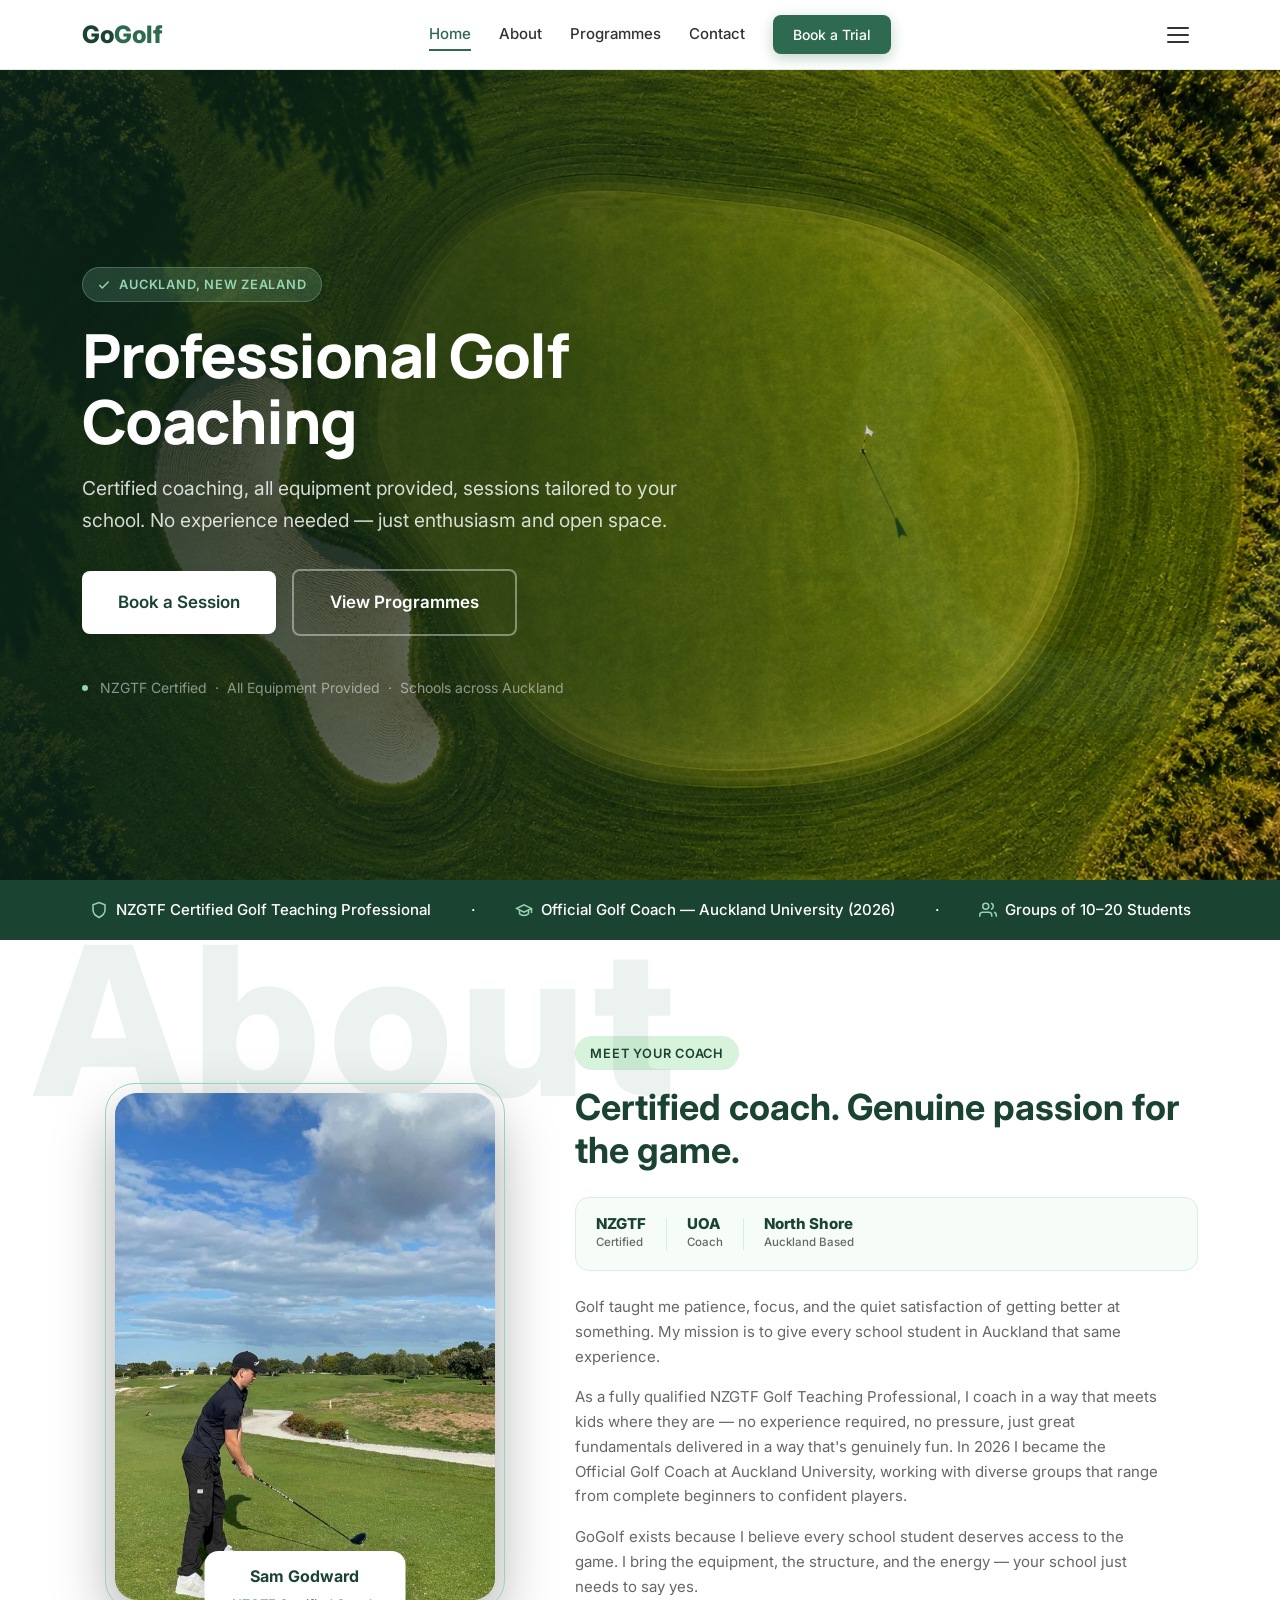
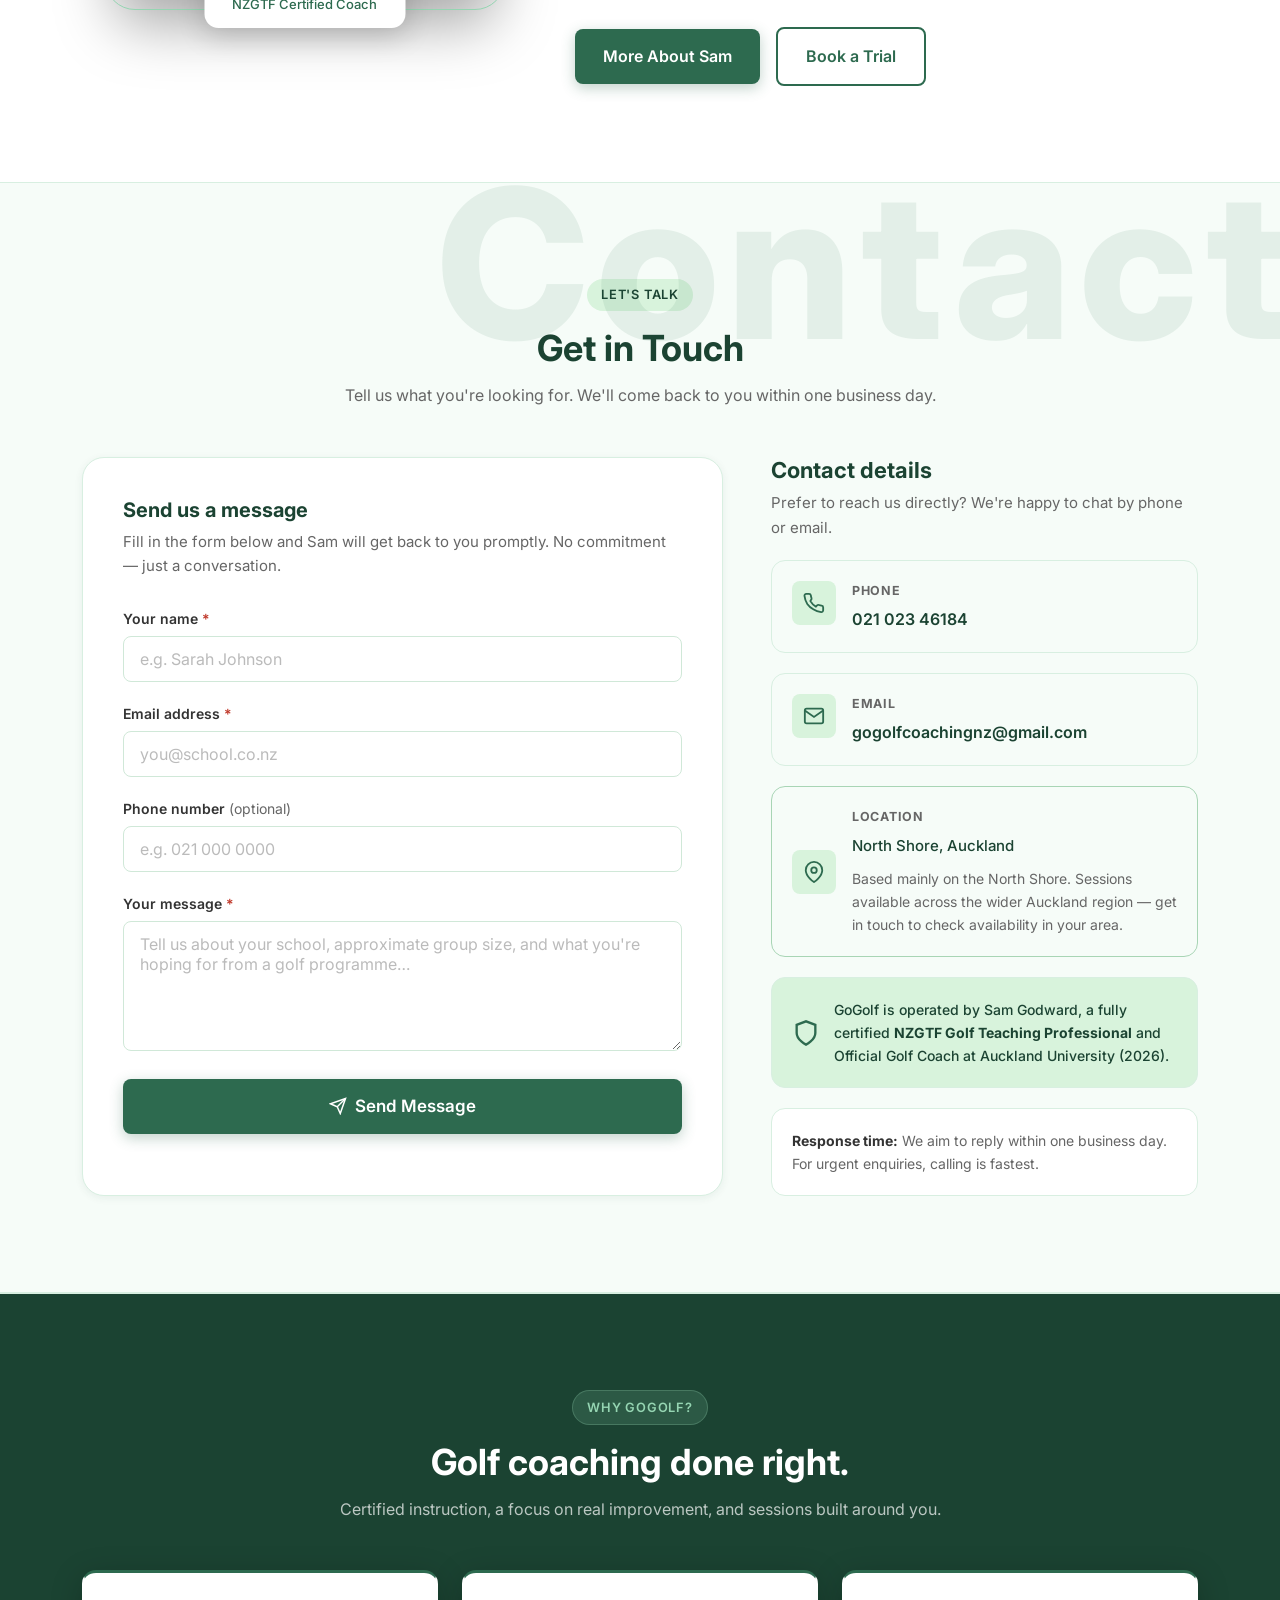
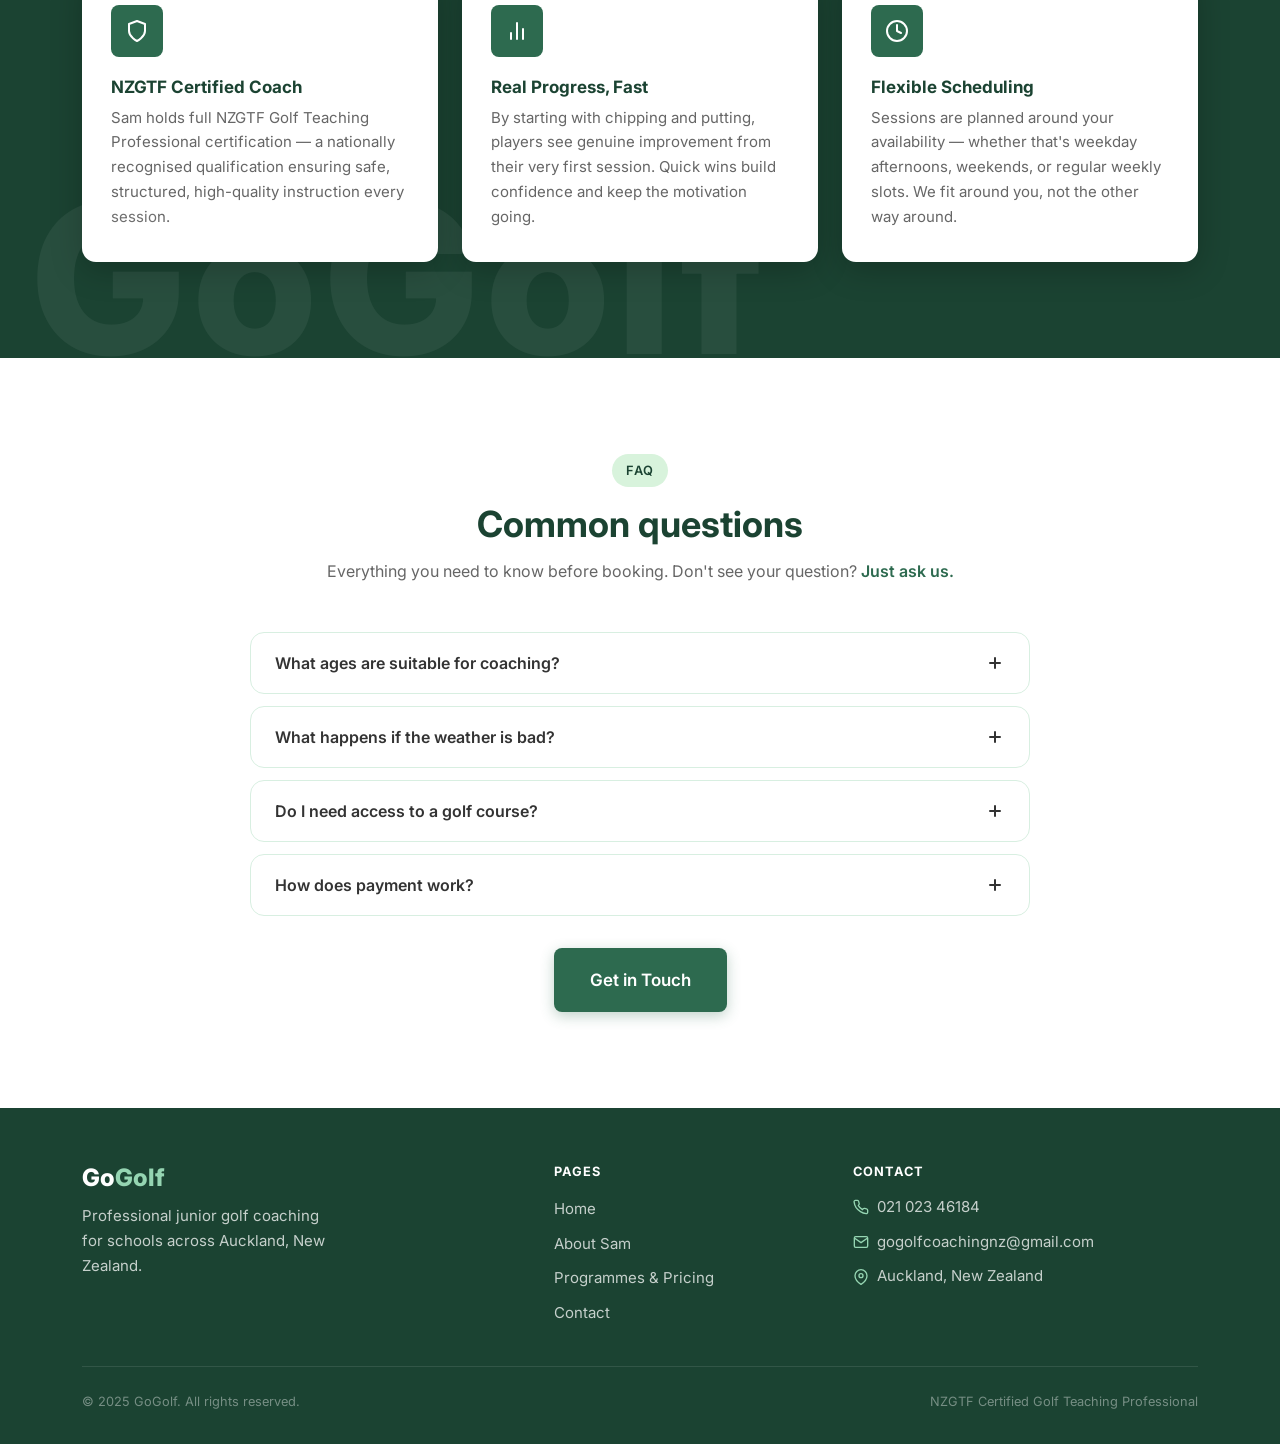
<file: index.html>
<!DOCTYPE html>
<html lang="en">
<head>
  <meta charset="UTF-8">
  <meta name="viewport" content="width=device-width, initial-scale=1.0">
  <title>GoGolf — Junior Golf Coaching for Auckland Schools</title>
  <meta name="description" content="GoGolf brings NZGTF-certified golf coaching right to your school. All equipment provided, flexible scheduling, and no experience needed. Book a free trial session today.">

  <!-- Canonical -->
  <link rel="canonical" href="https://gogolf.nz/">

  <!-- Open Graph -->
  <meta property="og:type" content="website">
  <meta property="og:url" content="https://gogolf.nz/">
  <meta property="og:title" content="GoGolf — Junior Golf Coaching for Auckland Schools">
  <meta property="og:description" content="NZGTF-certified golf coaching delivered to your school. All equipment provided. No experience needed. Book a free trial.">
  <meta property="og:image" content="https://gogolf.nz/og-image.jpg">
  <meta property="og:site_name" content="GoGolf">

  <!-- Twitter Card -->
  <meta name="twitter:card" content="summary_large_image">
  <meta name="twitter:title" content="GoGolf — Junior Golf Coaching for Auckland Schools">
  <meta name="twitter:description" content="NZGTF-certified golf coaching delivered to your school. All equipment provided.">

  <!-- Keywords -->
  <meta name="keywords" content="golf coaching Auckland, junior golf lessons Auckland, school golf programme NZ, NZGTF certified coach">

  <!-- Favicon -->
  <link rel="icon" type="image/svg+xml" href="favicon.svg">

  <!-- Fonts -->
  <link rel="preconnect" href="https://fonts.googleapis.com">
  <link rel="preconnect" href="https://fonts.gstatic.com" crossorigin>
  <link href="https://fonts.googleapis.com/css2?family=Inter:wght@400;500;600;700;800&family=Manrope:wght@700;800&display=swap" rel="stylesheet">

  <!-- Styles -->
  <link rel="stylesheet" href="css/styles.css">

  <!-- Structured Data -->
  <script type="application/ld+json">
  {
    "@context": "https://schema.org",
    "@type": "LocalBusiness",
    "name": "GoGolf",
    "description": "NZGTF-certified junior golf coaching for schools in Auckland, New Zealand.",
    "url": "https://gogolf.nz",
    "telephone": "+6421023 46184",
    "email": "gogolfcoachingnz@gmail.com",
    "address": {
      "@type": "PostalAddress",
      "addressLocality": "Auckland",
      "addressCountry": "NZ"
    },
    "priceRange": "$$",
    "currenciesAccepted": "NZD"
  }
  </script>

  <!-- Google Analytics 4 — replace G-XXXXXXXXXX with your Measurement ID -->
  <script async src="https://www.googletagmanager.com/gtag/js?id=G-XXXXXXXXXX"></script>
  <script>
    window.dataLayer = window.dataLayer || [];
    function gtag(){dataLayer.push(arguments);}
    gtag('js', new Date());
    gtag('config', 'G-XXXXXXXXXX');
  </script>
</head>
<body>

<a class="skip-link" href="#main">Skip to main content</a>

<!-- NAVIGATION -->
<header class="nav" role="banner">
  <div class="container nav-inner">
    <a href="index.html" class="nav-logo" aria-label="GoGolf home">Go<span>Golf</span></a>
    <nav class="nav-links" aria-label="Main navigation">
      <a href="index.html">Home</a>
      <a href="about.html">About</a>
      <a href="programmes.html">Programmes</a>
      <a href="contact.html">Contact</a>
      <a href="index.html#contact" class="btn btn-primary">Book a Trial</a>
    </nav>
    <button class="nav-toggle" aria-label="Open navigation menu" aria-expanded="false">
      <span></span><span></span><span></span>
    </button>
  </div>
</header>

<nav class="nav-mobile" aria-label="Mobile navigation">
  <a href="index.html">Home</a>
  <a href="about.html">About</a>
  <a href="programmes.html">Programmes</a>
  <a href="contact.html">Contact</a>
  <a href="index.html#contact" class="btn btn-primary">Book a Trial</a>
</nav>

<main id="main">

  <!-- HERO -->
  <section class="hero" aria-label="Hero">
    <div class="hero-orb" aria-hidden="true"></div>
    <div class="container">
      <div class="hero-content">
        <div class="hero-badge" aria-hidden="true">
          <svg xmlns="http://www.w3.org/2000/svg" width="14" height="14" fill="none" stroke="currentColor" stroke-width="2.5" viewBox="0 0 24 24"><polyline points="20 6 9 17 4 12"/></svg>
          Auckland, New Zealand
        </div>
        <h1>Professional Golf Coaching</h1>
        <p>Certified coaching, all equipment provided, sessions tailored to your school. No experience needed — just enthusiasm and open space.</p>
        <div class="hero-actions">
          <a href="contact.html" class="btn btn-white btn-lg">Book a Session</a>
          <a href="programmes.html" class="btn btn-outline btn-lg" style="color:#fff;border-color:rgba(255,255,255,.4);">View Programmes</a>
        </div>
        <div class="hero-note">
          <span class="hero-note-dot"></span>
          NZGTF Certified &nbsp;·&nbsp; All Equipment Provided &nbsp;·&nbsp; Schools across Auckland
        </div>
      </div>
    </div>
  </section>

  <!-- SOCIAL PROOF STRIP -->
  <div class="proof-strip" role="complementary" aria-label="Credentials">
    <div class="container">
      <ul class="proof-strip-inner">
        <li class="proof-item">
          <svg xmlns="http://www.w3.org/2000/svg" width="18" height="18" fill="none" stroke="currentColor" stroke-width="2" viewBox="0 0 24 24" aria-hidden="true"><path d="M12 22s8-4 8-10V5l-8-3-8 3v7c0 6 8 10 8 10z"/></svg>
          NZGTF Certified Golf Teaching Professional
        </li>
        <li class="proof-item" aria-hidden="true">·</li>
        <li class="proof-item">
          <svg xmlns="http://www.w3.org/2000/svg" width="18" height="18" fill="none" stroke="currentColor" stroke-width="2" viewBox="0 0 24 24" aria-hidden="true"><path d="M22 10v6M2 10l10-5 10 5-10 5z"/><path d="M6 12v5c3 3 9 3 12 0v-5"/></svg>
          Official Golf Coach — Auckland University (2026)
        </li>
        <li class="proof-item" aria-hidden="true">·</li>
        <li class="proof-item">
          <svg xmlns="http://www.w3.org/2000/svg" width="18" height="18" fill="none" stroke="currentColor" stroke-width="2" viewBox="0 0 24 24" aria-hidden="true"><path d="M17 21v-2a4 4 0 0 0-4-4H5a4 4 0 0 0-4 4v2"/><circle cx="9" cy="7" r="4"/><path d="M23 21v-2a4 4 0 0 0-3-3.87"/><path d="M16 3.13a4 4 0 0 1 0 7.75"/></svg>
          Groups of 10–20 Students
        </li>
      </ul>
    </div>
  </div>

  <!-- ABOUT TEASER -->
  <section class="section about-section" aria-labelledby="home-about-heading">
    <span class="bg-word bg-word--tl" aria-hidden="true">About</span>
    <div class="container">
      <div class="about-intro fade-up">

        <div class="coach-photo-wrap">
          <div class="photo-placeholder">
            <img src="sam-godward.jpg" alt="Sam Godward, GoGolf coach" style="width:100%;height:100%;object-fit:cover;border-radius:inherit;">
          </div>
          <div class="coach-name-card">
            <strong>Sam Godward</strong>
            <span>NZGTF Certified Coach</span>
          </div>
        </div>

        <div class="about-bio">
          <span class="tag tag-mint">Meet Your Coach</span>
          <h2 id="home-about-heading">Certified coach. Genuine passion for the game.</h2>

          <div class="about-stats-row">
            <div class="about-stat">
              <span class="about-stat-value">NZGTF</span>
              <span class="about-stat-label">Certified</span>
            </div>
            <div class="about-stat-divider" aria-hidden="true"></div>
            <div class="about-stat">
              <span class="about-stat-value">UOA</span>
              <span class="about-stat-label">Coach</span>
            </div>
            <div class="about-stat-divider" aria-hidden="true"></div>
            <div class="about-stat">
              <span class="about-stat-value">North Shore</span>
              <span class="about-stat-label">Auckland Based</span>
            </div>
          </div>

          <p>Golf taught me patience, focus, and the quiet satisfaction of getting better at something. My mission is to give every school student in Auckland that same experience.</p>
          <p>As a fully qualified NZGTF Golf Teaching Professional, I coach in a way that meets kids where they are — no experience required, no pressure, just great fundamentals delivered in a way that's genuinely fun. In 2026 I became the Official Golf Coach at Auckland University, working with diverse groups that range from complete beginners to confident players.</p>
          <p>GoGolf exists because I believe every school student deserves access to the game. I bring the equipment, the structure, and the energy — your school just needs to say yes.</p>

          <div style="margin-top:1.75rem;display:flex;flex-wrap:wrap;gap:1rem;align-items:center;">
            <a href="about.html" class="btn btn-primary">More About Sam</a>
            <a href="contact.html" class="btn btn-outline">Book a Trial</a>
          </div>
        </div>

      </div>
    </div>
  </section>

  <!-- CONTACT SECTION -->
  <section id="contact" class="section" aria-labelledby="home-contact-heading" style="background:var(--bg-subtle);border-top:1px solid var(--border);position:relative;overflow:hidden;">
    <span class="bg-word bg-word--tr bg-word--light" aria-hidden="true">Contact</span>
    <div class="container">
      <div class="section-header fade-up">
        <span class="tag">Let's Talk</span>
        <h2 id="home-contact-heading">Get in Touch</h2>
        <p>Tell us what you're looking for. We'll come back to you within one business day.</p>
      </div>
      <div class="contact-layout">

        <!-- FORM -->
        <div class="contact-form-wrap fade-up">
          <h3 style="font-size:1.25rem;margin-bottom:.5rem;color:var(--primary-dark);">Send us a message</h3>
          <p style="color:var(--text-muted);font-size:.9375rem;margin-bottom:1.75rem;max-width:none;">Fill in the form below and Sam will get back to you promptly. No commitment — just a conversation.</p>

          <form
            class="contact-form"
            action="/api/contact"
            method="POST"
            novalidate
            aria-label="Contact form"
          >
            <div class="form-group">
              <label for="home-name">Your name <span aria-hidden="true" style="color:#c0392b;">*</span></label>
              <input
                type="text" id="home-name" name="name"
                placeholder="e.g. Sarah Johnson"
                required autocomplete="name"
                aria-required="true"
              >
            </div>

            <div class="form-group">
              <label for="home-email">Email address <span aria-hidden="true" style="color:#c0392b;">*</span></label>
              <input
                type="email" id="home-email" name="email"
                placeholder="you@school.co.nz"
                required autocomplete="email"
                aria-required="true"
              >
            </div>


            <div class="form-group">
              <label for="home-phone">Phone number <span aria-label="optional" style="color:var(--text-muted);font-weight:400;">(optional)</span></label>
              <input
                type="tel" id="home-phone" name="phone"
                placeholder="e.g. 021 000 0000"
                autocomplete="tel"
              >
            </div>

            <div class="form-group">
              <label for="home-message">Your message <span aria-hidden="true" style="color:#c0392b;">*</span></label>
              <textarea
                id="home-message" name="message"
                placeholder="Tell us about your school, approximate group size, and what you're hoping for from a golf programme…"
                required
                aria-required="true"
              ></textarea>
            </div>

            <input type="text" name="_gotcha" style="display:none" tabindex="-1" autocomplete="off">

            <button type="submit" class="btn btn-primary btn-full btn-lg">
              <svg xmlns="http://www.w3.org/2000/svg" width="18" height="18" fill="none" stroke="currentColor" stroke-width="2" viewBox="0 0 24 24" aria-hidden="true"><line x1="22" y1="2" x2="11" y2="13"/><polygon points="22 2 15 22 11 13 2 9 22 2"/></svg>
              Send Message
            </button>

            <div class="form-success" role="alert" aria-live="polite"></div>
          </form>
        </div>

        <!-- SIDEBAR -->
        <aside class="contact-sidebar fade-up" aria-label="Contact details">

          <div>
            <h3 style="font-size:1.375rem;margin-bottom:.5rem;color:var(--primary-dark);">Contact details</h3>
            <p style="color:var(--text-muted);font-size:.9375rem;max-width:none;">Prefer to reach us directly? We're happy to chat by phone or email.</p>
          </div>

          <div class="contact-detail">
            <div class="contact-icon" aria-hidden="true">
              <svg xmlns="http://www.w3.org/2000/svg" width="22" height="22" fill="none" stroke="currentColor" stroke-width="2" viewBox="0 0 24 24"><path d="M22 16.92v3a2 2 0 0 1-2.18 2 19.79 19.79 0 0 1-8.63-3.07A19.5 19.5 0 0 1 4.69 13a19.79 19.79 0 0 1-3.07-8.67A2 2 0 0 1 3.55 2h3a2 2 0 0 1 2 1.72 12.84 12.84 0 0 0 .7 2.81 2 2 0 0 1-.45 2.11L8.09 9.91a16 16 0 0 0 6 6l1.27-1.27a2 2 0 0 1 2.11-.45 12.84 12.84 0 0 0 2.81.7A2 2 0 0 1 22 16.92z"/></svg>
            </div>
            <div class="contact-detail-text">
              <strong>Phone</strong>
              <a href="tel:02102346184">021 023 46184</a>
            </div>
          </div>

          <div class="contact-detail">
            <div class="contact-icon" aria-hidden="true">
              <svg xmlns="http://www.w3.org/2000/svg" width="22" height="22" fill="none" stroke="currentColor" stroke-width="2" viewBox="0 0 24 24"><path d="M4 4h16c1.1 0 2 .9 2 2v12c0 1.1-.9 2-2 2H4c-1.1 0-2-.9-2-2V6c0-1.1.9-2 2-2z"/><polyline points="22,6 12,13 2,6"/></svg>
            </div>
            <div class="contact-detail-text">
              <strong>Email</strong>
              <a href="mailto:gogolfcoachingnz@gmail.com">gogolfcoachingnz@gmail.com</a>
            </div>
          </div>

          <div class="contact-detail" style="flex:1; align-items:center; border-color:#a8d5b5;">
            <div class="contact-icon" aria-hidden="true">
              <svg xmlns="http://www.w3.org/2000/svg" width="22" height="22" fill="none" stroke="currentColor" stroke-width="2" viewBox="0 0 24 24"><path d="M21 10c0 7-9 13-9 13s-9-6-9-13a9 9 0 0 1 18 0z"/><circle cx="12" cy="10" r="3"/></svg>
            </div>
            <div class="contact-detail-text">
              <strong>Location</strong>
              <span>North Shore, Auckland</span>
              <p style="font-size:.875rem;color:var(--text-muted);margin-top:.5rem;max-width:none;">Based mainly on the North Shore. Sessions available across the wider Auckland region — get in touch to check availability in your area.</p>
            </div>
          </div>

          <div class="cert-badge">
            <svg xmlns="http://www.w3.org/2000/svg" width="28" height="28" fill="none" stroke="currentColor" stroke-width="2" viewBox="0 0 24 24" aria-hidden="true"><path d="M12 22s8-4 8-10V5l-8-3-8 3v7c0 6 8 10 8 10z"/></svg>
            <p>GoGolf is operated by Sam Godward, a fully certified <strong>NZGTF Golf Teaching Professional</strong> and Official Golf Coach at Auckland University (2026).</p>
          </div>

          <div style="background:var(--bg);border:1px solid var(--border);border-radius:var(--radius-md);padding:1.25rem;">
            <p style="font-size:.875rem;color:var(--text-muted);max-width:none;">
              <strong style="color:var(--text);">Response time:</strong> We aim to reply within one business day. For urgent enquiries, calling is fastest.
            </p>
          </div>
        </aside>

      </div>
    </div>
  </section>

  <hr style="border:none;border-top:2px solid var(--border);margin:0;">

  <!-- BENEFITS -->
  <section class="section benefits benefits-dark" aria-labelledby="benefits-heading" style="position:relative;overflow:hidden;">
    <span class="bg-word bg-word--bl" aria-hidden="true">GoGolf</span>
    <div class="container">
      <div class="section-header fade-up">
        <span class="tag">Why GoGolf?</span>
        <h2 id="benefits-heading">Golf coaching done right.</h2>
        <p>Certified instruction, a focus on real improvement, and sessions built around you.</p>
      </div>
      <div class="benefits-grid stagger">
        <div class="benefit-card">
          <div class="benefit-icon" aria-hidden="true">
            <svg xmlns="http://www.w3.org/2000/svg" width="24" height="24" fill="none" stroke="currentColor" stroke-width="2" stroke-linecap="round" stroke-linejoin="round" viewBox="0 0 24 24"><path d="M12 22s8-4 8-10V5l-8-3-8 3v7c0 6 8 10 8 10z"/></svg>
          </div>
          <h3>NZGTF Certified Coach</h3>
          <p>Sam holds full NZGTF Golf Teaching Professional certification — a nationally recognised qualification ensuring safe, structured, high-quality instruction every session.</p>
        </div>
        <div class="benefit-card">
          <div class="benefit-icon" aria-hidden="true">
            <svg xmlns="http://www.w3.org/2000/svg" width="24" height="24" fill="none" stroke="currentColor" stroke-width="2" stroke-linecap="round" stroke-linejoin="round" viewBox="0 0 24 24"><line x1="18" y1="20" x2="18" y2="10"/><line x1="12" y1="20" x2="12" y2="4"/><line x1="6" y1="20" x2="6" y2="14"/></svg>
          </div>
          <h3>Real Progress, Fast</h3>
          <p>By starting with chipping and putting, players see genuine improvement from their very first session. Quick wins build confidence and keep the motivation going.</p>
        </div>
        <div class="benefit-card">
          <div class="benefit-icon" aria-hidden="true">
            <svg xmlns="http://www.w3.org/2000/svg" width="24" height="24" fill="none" stroke="currentColor" stroke-width="2" stroke-linecap="round" stroke-linejoin="round" viewBox="0 0 24 24"><circle cx="12" cy="12" r="10"/><polyline points="12 6 12 12 16 14"/></svg>
          </div>
          <h3>Flexible Scheduling</h3>
          <p>Sessions are planned around your availability — whether that's weekday afternoons, weekends, or regular weekly slots. We fit around you, not the other way around.</p>
        </div>
      </div>
    </div>
  </section>


  <!-- FAQ -->
  <section class="section" aria-labelledby="home-faq-heading" style="background:#fff;">
    <div class="container">
      <div class="section-header fade-up">
        <span class="tag">FAQ</span>
        <h2 id="home-faq-heading">Common questions</h2>
        <p>Everything you need to know before booking. Don't see your question? <a href="contact.html" style="color:var(--primary);font-weight:600;">Just ask us.</a></p>
      </div>

      <div class="faq-list fade-up" role="list">

        <div class="faq-item" role="listitem">
          <button class="faq-question" aria-expanded="false" aria-controls="home-faq1">
            What ages are suitable for coaching?
            <span class="faq-icon" aria-hidden="true"></span>
          </button>
          <div class="faq-answer" id="home-faq1" role="region">
            <div class="faq-answer-inner">
              <p>Coaching is open to juniors of all ages. Sessions are skill-level based rather than age-based, so complete beginners and those with some experience are both welcome. Get in touch to discuss what's right for your player.</p>
            </div>
          </div>
        </div>

        <div class="faq-item" role="listitem">
          <button class="faq-question" aria-expanded="false" aria-controls="home-faq2">
            What happens if the weather is bad?
            <span class="faq-icon" aria-hidden="true"></span>
          </button>
          <div class="faq-answer" id="home-faq2" role="region">
            <div class="faq-answer-inner">
              <p>Light rain isn't necessarily a problem — real golfers play in all conditions! For heavier rain or unsafe weather, we'll reschedule or adapt the session to an indoor space if available. We'll always communicate in advance if anything needs to change.</p>
            </div>
          </div>
        </div>

        <div class="faq-item" role="listitem">
          <button class="faq-question" aria-expanded="false" aria-controls="home-faq3">
            Do I need access to a golf course?
            <span class="faq-icon" aria-hidden="true"></span>
          </button>
          <div class="faq-answer" id="home-faq3" role="region">
            <div class="faq-answer-inner">
              <p>No. Sessions can be run on any open grassed area — a park, field, or backyard works perfectly for chipping and putting. All equipment is provided, so there's nothing you need to organise in advance.</p>
            </div>
          </div>
        </div>

        <div class="faq-item" role="listitem">
          <button class="faq-question" aria-expanded="false" aria-controls="home-faq4">
            How does payment work?
            <span class="faq-icon" aria-hidden="true"></span>
          </button>
          <div class="faq-answer" id="home-faq4" role="region">
            <div class="faq-answer-inner">
              <p>Pricing is per session or per programme — whichever suits you best. Get in touch and we'll find the simplest arrangement for your situation.</p>
            </div>
          </div>
        </div>

      </div>
      <div class="text-center mt-2">
        <a href="#contact" class="btn btn-primary btn-lg">Get in Touch</a>
      </div>
    </div>
  </section>

</main>

<!-- FOOTER -->
<footer class="footer" role="contentinfo">
  <div class="container">
    <div class="footer-grid">
      <div class="footer-brand">
        <h3>Go<span>Golf</span></h3>
        <p>Professional junior golf coaching for schools across Auckland, New Zealand.</p>
      </div>
      <div class="footer-col">
        <h4>Pages</h4>
        <ul>
          <li><a href="index.html">Home</a></li>
          <li><a href="about.html">About Sam</a></li>
          <li><a href="programmes.html">Programmes & Pricing</a></li>
          <li><a href="contact.html">Contact</a></li>
        </ul>
      </div>
      <div class="footer-col">
        <h4>Contact</h4>
        <div class="footer-contact-row">
          <svg xmlns="http://www.w3.org/2000/svg" width="16" height="16" fill="none" stroke="currentColor" stroke-width="2" viewBox="0 0 24 24" aria-hidden="true"><path d="M22 16.92v3a2 2 0 0 1-2.18 2 19.79 19.79 0 0 1-8.63-3.07A19.5 19.5 0 0 1 4.69 13a19.79 19.79 0 0 1-3.07-8.67A2 2 0 0 1 3.55 2h3a2 2 0 0 1 2 1.72 12.84 12.84 0 0 0 .7 2.81 2 2 0 0 1-.45 2.11L8.09 9.91a16 16 0 0 0 6 6l1.27-1.27a2 2 0 0 1 2.11-.45 12.84 12.84 0 0 0 2.81.7A2 2 0 0 1 22 16.92z"/></svg>
          <a href="tel:02102346184">021 023 46184</a>
        </div>
        <div class="footer-contact-row">
          <svg xmlns="http://www.w3.org/2000/svg" width="16" height="16" fill="none" stroke="currentColor" stroke-width="2" viewBox="0 0 24 24" aria-hidden="true"><path d="M4 4h16c1.1 0 2 .9 2 2v12c0 1.1-.9 2-2 2H4c-1.1 0-2-.9-2-2V6c0-1.1.9-2 2-2z"/><polyline points="22,6 12,13 2,6"/></svg>
          <a href="mailto:gogolfcoachingnz@gmail.com">gogolfcoachingnz@gmail.com</a>
        </div>
        <div class="footer-contact-row">
          <svg xmlns="http://www.w3.org/2000/svg" width="16" height="16" fill="none" stroke="currentColor" stroke-width="2" viewBox="0 0 24 24" aria-hidden="true"><path d="M21 10c0 7-9 13-9 13s-9-6-9-13a9 9 0 0 1 18 0z"/><circle cx="12" cy="10" r="3"/></svg>
          <span>Auckland, New Zealand</span>
        </div>
      </div>
    </div>
    <hr class="footer-divider">
    <div class="footer-bottom">
      <span>© 2025 GoGolf. All rights reserved.</span>
      <span>NZGTF Certified Golf Teaching Professional</span>
    </div>
  </div>
</footer>

<script src="js/main.js" defer></script>
</body>
</html>
</file>
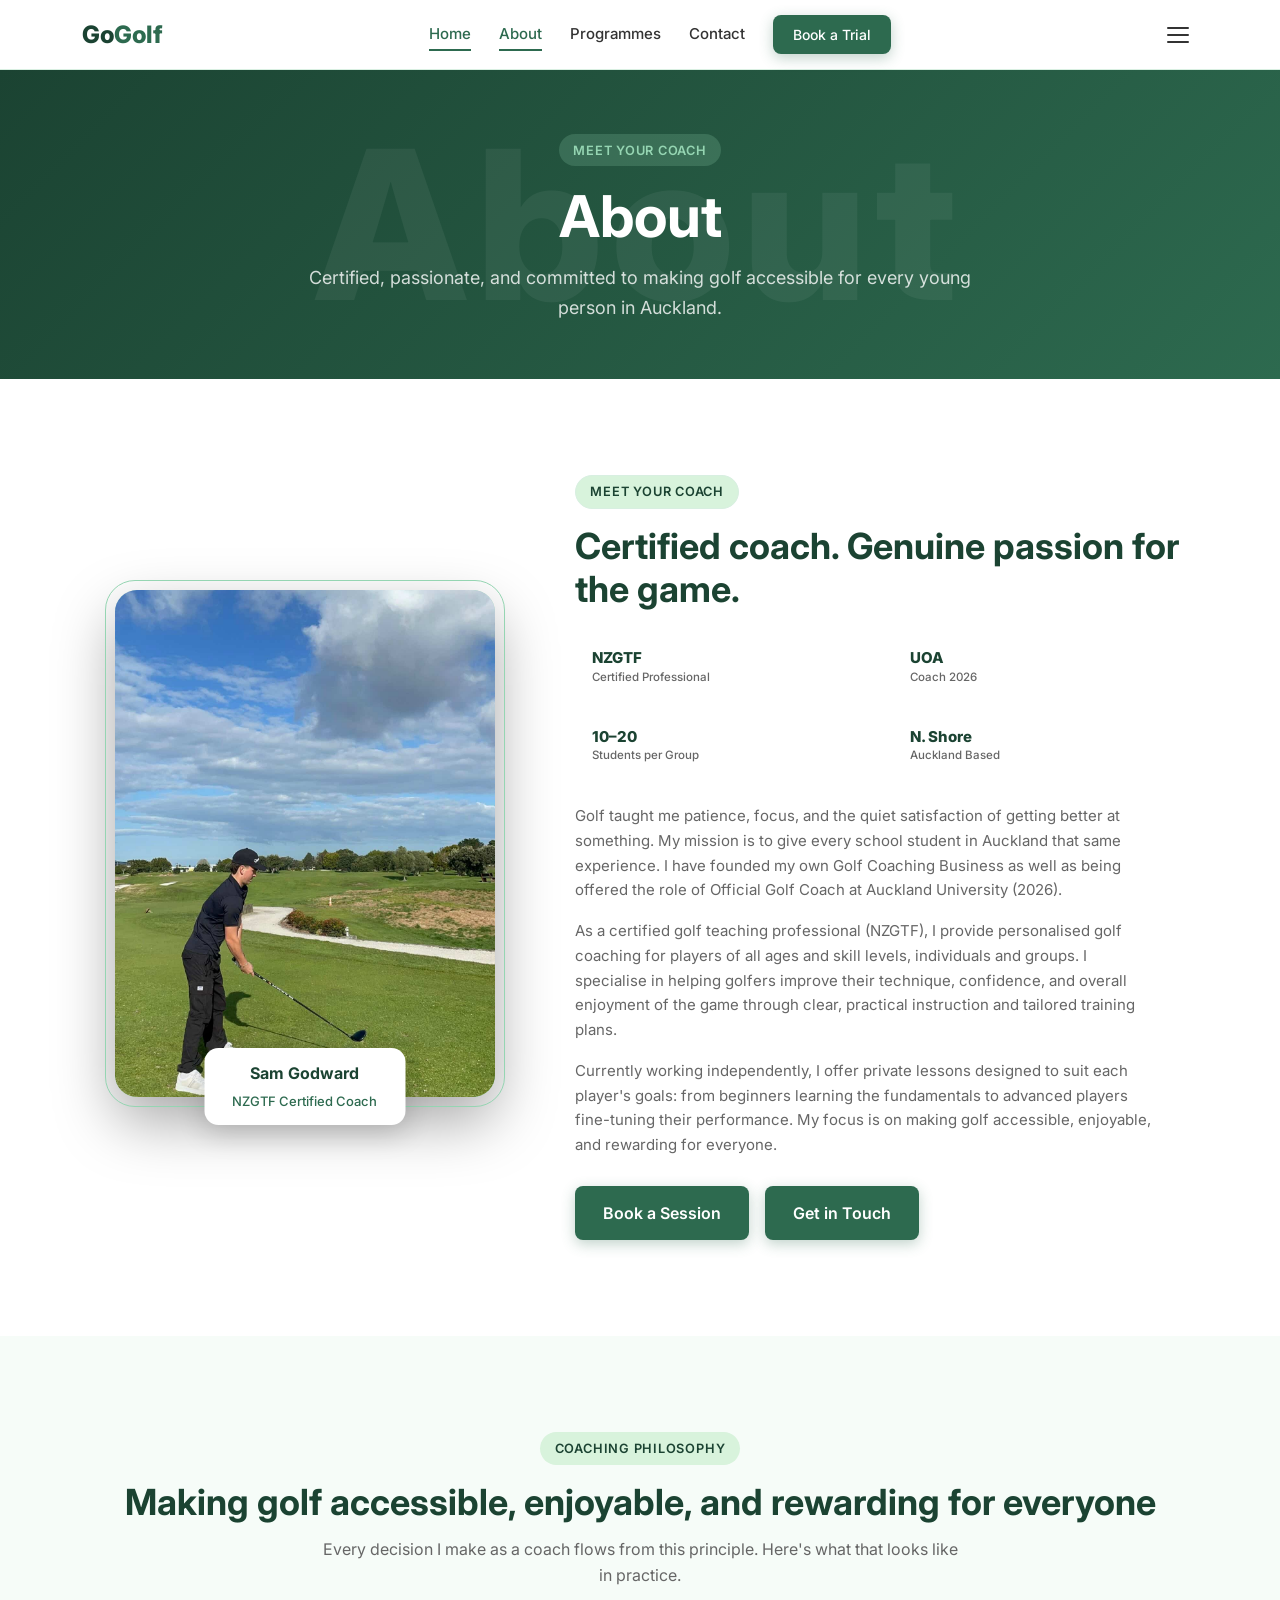
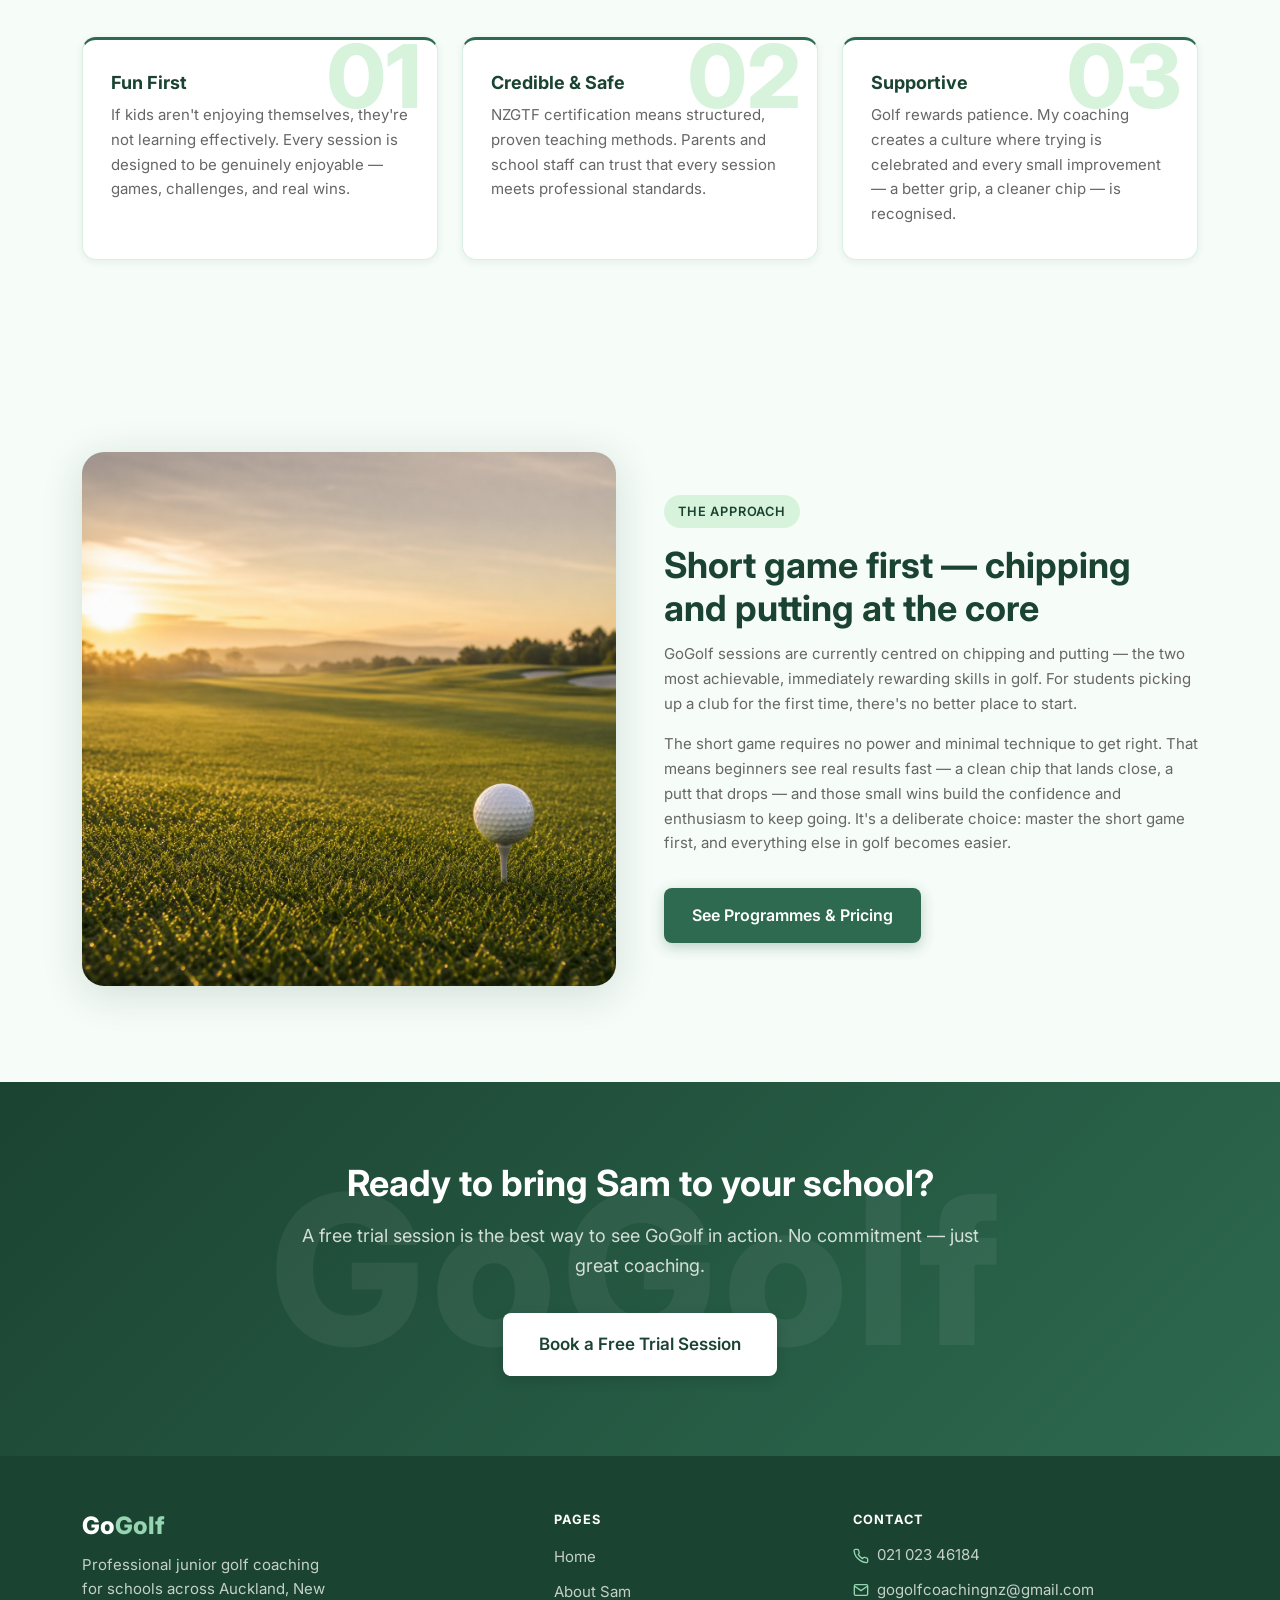
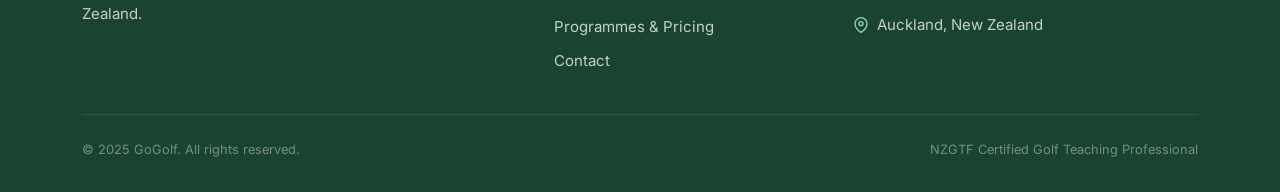
<file: about.html>
<!DOCTYPE html>
<html lang="en">
<head>
  <meta charset="UTF-8">
  <meta name="viewport" content="width=device-width, initial-scale=1.0">
  <title>About Sam Godward | GoGolf — Junior Golf Coaching Auckland</title>
  <meta name="description" content="Meet Sam Godward — NZGTF Certified Golf Teaching Professional and Official Golf Coach at Auckland University. Passionate about making golf accessible, enjoyable, and rewarding for young people.">

  <link rel="canonical" href="https://gogolf.nz/about.html">

  <meta property="og:type" content="website">
  <meta property="og:url" content="https://gogolf.nz/about.html">
  <meta property="og:title" content="About Sam Godward | GoGolf">
  <meta property="og:description" content="NZGTF Certified Golf Teaching Professional. Passionate about making golf accessible for Auckland's young people.">
  <meta property="og:image" content="https://gogolf.nz/og-image.jpg">
  <meta property="og:site_name" content="GoGolf">

  <meta name="twitter:card" content="summary_large_image">
  <meta name="twitter:title" content="About Sam Godward | GoGolf">
  <meta name="twitter:description" content="NZGTF Certified coach. Making golf accessible and fun for Auckland school students.">

  <meta name="keywords" content="golf coaching Auckland, junior golf lessons Auckland, NZGTF certified coach, Sam Godward golf">

  <link rel="icon" type="image/svg+xml" href="favicon.svg">
  <link rel="preconnect" href="https://fonts.googleapis.com">
  <link rel="preconnect" href="https://fonts.gstatic.com" crossorigin>
  <link href="https://fonts.googleapis.com/css2?family=Inter:wght@400;500;600;700;800&display=swap" rel="stylesheet">
  <link rel="stylesheet" href="css/styles.css">

  <script type="application/ld+json">
  {
    "@context": "https://schema.org",
    "@type": "Person",
    "name": "Sam Godward",
    "jobTitle": "NZGTF Certified Golf Teaching Professional",
    "worksFor": { "@type": "Organization", "name": "GoGolf" },
    "url": "https://gogolf.nz/about.html",
    "email": "gogolfcoachingnz@gmail.com",
    "telephone": "+6421023 46184"
  }
  </script>

  <script async src="https://www.googletagmanager.com/gtag/js?id=G-XXXXXXXXXX"></script>
  <script>
    window.dataLayer = window.dataLayer || [];
    function gtag(){dataLayer.push(arguments);}
    gtag('js', new Date());
    gtag('config', 'G-XXXXXXXXXX');
  </script>
</head>
<body>

<a class="skip-link" href="#main">Skip to main content</a>

<header class="nav" role="banner">
  <div class="container nav-inner">
    <a href="index.html" class="nav-logo" aria-label="GoGolf home">Go<span>Golf</span></a>
    <nav class="nav-links" aria-label="Main navigation">
      <a href="index.html">Home</a>
      <a href="about.html">About</a>
      <a href="programmes.html">Programmes</a>
      <a href="contact.html">Contact</a>
      <a href="index.html#contact" class="btn btn-primary">Book a Trial</a>
    </nav>
    <button class="nav-toggle" aria-label="Open navigation menu" aria-expanded="false">
      <span></span><span></span><span></span>
    </button>
  </div>
</header>

<nav class="nav-mobile" aria-label="Mobile navigation">
  <a href="index.html">Home</a>
  <a href="about.html">About</a>
  <a href="programmes.html">Programmes</a>
  <a href="contact.html">Contact</a>
  <a href="index.html#contact" class="btn btn-primary">Book a Trial</a>
</nav>

<main id="main">

  <!-- PAGE HERO -->
  <section class="page-hero" aria-label="About page header">
    <span class="bg-word" aria-hidden="true">About</span>
    <div class="container">
      <span class="tag" style="background:rgba(149,213,178,.2);color:var(--accent);">Meet Your Coach</span>
      <h1>About</h1>
      <p>Certified, passionate, and committed to making golf accessible for every young person in Auckland.</p>
    </div>
  </section>

  <!-- BIO SECTION -->
  <section class="section about-section" aria-labelledby="bio-heading">
    <div class="container">
      <div class="about-intro fade-up">

        <div class="coach-photo-wrap">
          <div class="photo-placeholder">
            <img src="sam-godward.jpg" alt="Sam Godward, GoGolf coach" style="width:100%;height:100%;object-fit:cover;border-radius:inherit;">
          </div>
          <div class="coach-name-card">
            <strong>Sam Godward</strong>
            <span>NZGTF Certified Coach</span>
          </div>
        </div>

        <div class="about-bio">
          <span class="tag tag-mint">Meet Your Coach</span>
          <h2 id="bio-heading">Certified coach. Genuine passion for the game.</h2>

          <div class="about-stats-grid">
            <div class="about-stat about-stat-box">
              <span class="about-stat-value">NZGTF</span>
              <span class="about-stat-label">Certified Professional</span>
            </div>
            <div class="about-stat about-stat-box">
              <span class="about-stat-value">UOA</span>
              <span class="about-stat-label">Coach 2026</span>
            </div>
            <div class="about-stat about-stat-box">
              <span class="about-stat-value">10–20</span>
              <span class="about-stat-label">Students per Group</span>
            </div>
            <div class="about-stat about-stat-box">
              <span class="about-stat-value">N. Shore</span>
              <span class="about-stat-label">Auckland Based</span>
            </div>
          </div>

          <p>Golf taught me patience, focus, and the quiet satisfaction of getting better at something. My mission is to give every school student in Auckland that same experience. I have founded my own Golf Coaching Business as well as being offered the role of Official Golf Coach at Auckland University (2026).</p>
          <p>As a certified golf teaching professional (NZGTF), I provide personalised golf coaching for players of all ages and skill levels, individuals and groups. I specialise in helping golfers improve their technique, confidence, and overall enjoyment of the game through clear, practical instruction and tailored training plans.</p>
          <p>Currently working independently, I offer private lessons designed to suit each player's goals: from beginners learning the fundamentals to advanced players fine-tuning their performance. My focus is on making golf accessible, enjoyable, and rewarding for everyone.</p>

          <div style="margin-top:1.75rem;display:flex;flex-wrap:wrap;gap:1rem;align-items:center;">
            <a href="index.html#contact" class="btn btn-primary">Book a Session</a>
            <a href="contact.html" class="btn btn-primary">Get in Touch</a>
          </div>
        </div>
      </div>
    </div>
  </section>

  <!-- COACHING PHILOSOPHY -->
  <section class="section" aria-labelledby="philosophy-heading" style="background:var(--bg-subtle);">
    <div class="container">
      <div class="section-header fade-up">
        <span class="tag">Coaching Philosophy</span>
        <h2 id="philosophy-heading">Making golf accessible, enjoyable, and rewarding for everyone</h2>
        <p>Every decision I make as a coach flows from this principle. Here's what that looks like in practice.</p>
      </div>
      <div class="values-grid stagger">
        <div class="value-card-v2" data-num="01">
          <h3>Fun First</h3>
          <p>If kids aren't enjoying themselves, they're not learning effectively. Every session is designed to be genuinely enjoyable — games, challenges, and real wins.</p>
        </div>
        <div class="value-card-v2" data-num="02">
          <h3>Credible &amp; Safe</h3>
          <p>NZGTF certification means structured, proven teaching methods. Parents and school staff can trust that every session meets professional standards.</p>
        </div>
        <div class="value-card-v2" data-num="03">
          <h3>Supportive</h3>
          <p>Golf rewards patience. My coaching creates a culture where trying is celebrated and every small improvement — a better grip, a cleaner chip — is recognised.</p>
        </div>
      </div>
    </div>
  </section>

  <!-- APPROACH DETAIL -->
  <section class="section approach-section" aria-labelledby="approach-heading">
    <div class="container">
      <div class="approach-layout fade-up">

        <div class="approach-image">
          <img src="approach.jpg" alt="Sam Godward coaching students during a GoGolf session on school grounds" loading="lazy">
        </div>

        <div class="approach-text">
          <span class="tag">The Approach</span>
          <h2 id="approach-heading">Short game first — chipping and putting at the core</h2>
          <p>GoGolf sessions are currently centred on chipping and putting — the two most achievable, immediately rewarding skills in golf. For students picking up a club for the first time, there's no better place to start.</p>
          <p>The short game requires no power and minimal technique to get right. That means beginners see real results fast — a clean chip that lands close, a putt that drops — and those small wins build the confidence and enthusiasm to keep going. It's a deliberate choice: master the short game first, and everything else in golf becomes easier.</p>
          <div style="margin-top:2rem;">
            <a href="programmes.html" class="btn btn-primary">See Programmes &amp; Pricing</a>
          </div>
        </div>

      </div>
    </div>
  </section>

  <!-- CTA -->
  <section class="cta-block" aria-labelledby="about-cta-heading">
    <span class="bg-word" aria-hidden="true">GoGolf</span>
    <div class="container">
      <div class="fade-up">
        <h2 id="about-cta-heading">Ready to bring Sam to your school?</h2>
        <p>A free trial session is the best way to see GoGolf in action. No commitment — just great coaching.</p>
        <a href="contact.html" class="btn btn-white btn-lg">Book a Free Trial Session</a>
      </div>
    </div>
  </section>

</main>

<footer class="footer" role="contentinfo">
  <div class="container">
    <div class="footer-grid">
      <div class="footer-brand">
        <h3>Go<span>Golf</span></h3>
        <p>Professional junior golf coaching for schools across Auckland, New Zealand.</p>
      </div>
      <div class="footer-col">
        <h4>Pages</h4>
        <ul>
          <li><a href="index.html">Home</a></li>
          <li><a href="about.html">About Sam</a></li>
          <li><a href="programmes.html">Programmes &amp; Pricing</a></li>
          <li><a href="contact.html">Contact</a></li>
        </ul>
      </div>
      <div class="footer-col">
        <h4>Contact</h4>
        <div class="footer-contact-row">
          <svg xmlns="http://www.w3.org/2000/svg" width="16" height="16" fill="none" stroke="currentColor" stroke-width="2" viewBox="0 0 24 24" aria-hidden="true"><path d="M22 16.92v3a2 2 0 0 1-2.18 2 19.79 19.79 0 0 1-8.63-3.07A19.5 19.5 0 0 1 4.69 13a19.79 19.79 0 0 1-3.07-8.67A2 2 0 0 1 3.55 2h3a2 2 0 0 1 2 1.72 12.84 12.84 0 0 0 .7 2.81 2 2 0 0 1-.45 2.11L8.09 9.91a16 16 0 0 0 6 6l1.27-1.27a2 2 0 0 1 2.11-.45 12.84 12.84 0 0 0 2.81.7A2 2 0 0 1 22 16.92z"/></svg>
          <a href="tel:02102346184">021 023 46184</a>
        </div>
        <div class="footer-contact-row">
          <svg xmlns="http://www.w3.org/2000/svg" width="16" height="16" fill="none" stroke="currentColor" stroke-width="2" viewBox="0 0 24 24" aria-hidden="true"><path d="M4 4h16c1.1 0 2 .9 2 2v12c0 1.1-.9 2-2 2H4c-1.1 0-2-.9-2-2V6c0-1.1.9-2 2-2z"/><polyline points="22,6 12,13 2,6"/></svg>
          <a href="mailto:gogolfcoachingnz@gmail.com">gogolfcoachingnz@gmail.com</a>
        </div>
        <div class="footer-contact-row">
          <svg xmlns="http://www.w3.org/2000/svg" width="16" height="16" fill="none" stroke="currentColor" stroke-width="2" viewBox="0 0 24 24" aria-hidden="true"><path d="M21 10c0 7-9 13-9 13s-9-6-9-13a9 9 0 0 1 18 0z"/><circle cx="12" cy="10" r="3"/></svg>
          <span>Auckland, New Zealand</span>
        </div>
      </div>
    </div>
    <hr class="footer-divider">
    <div class="footer-bottom">
      <span>© 2025 GoGolf. All rights reserved.</span>
      <span>NZGTF Certified Golf Teaching Professional</span>
    </div>
  </div>
</footer>

<script src="js/main.js" defer></script>
</body>
</html>
</file>
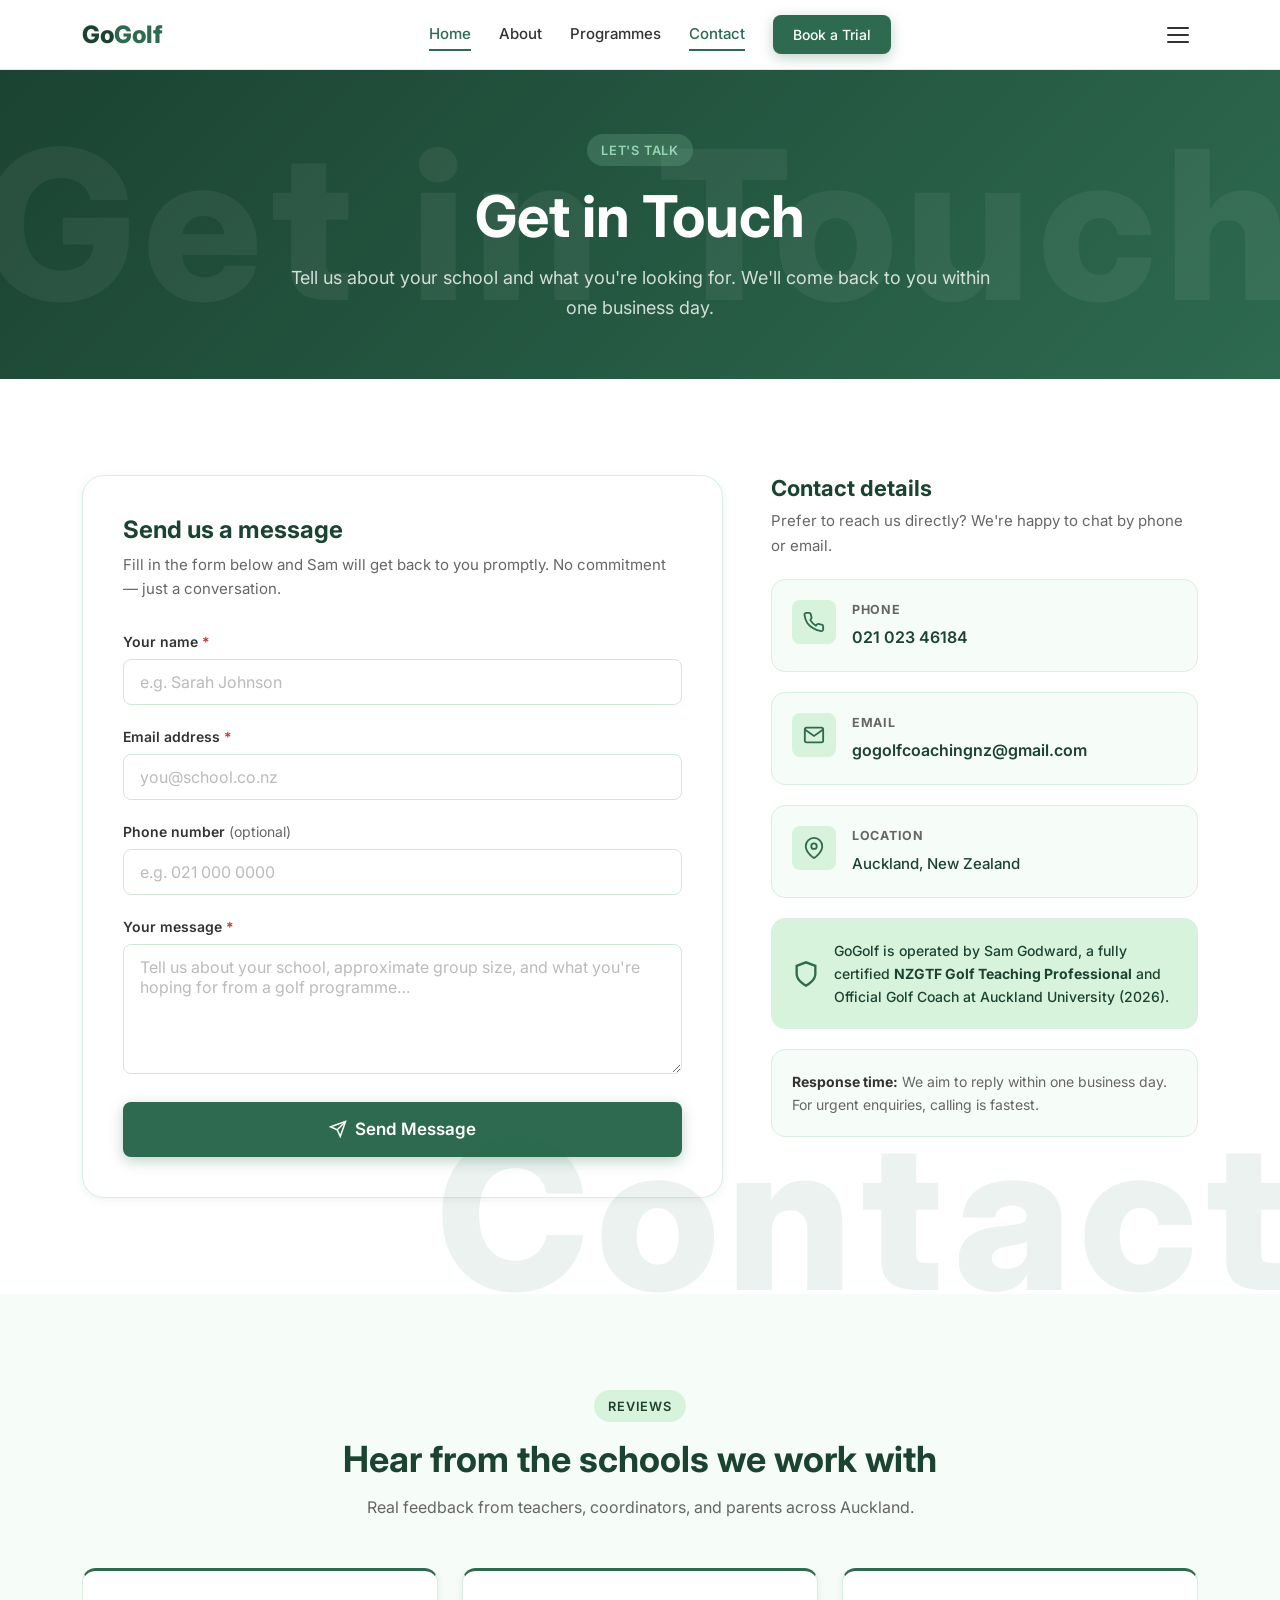
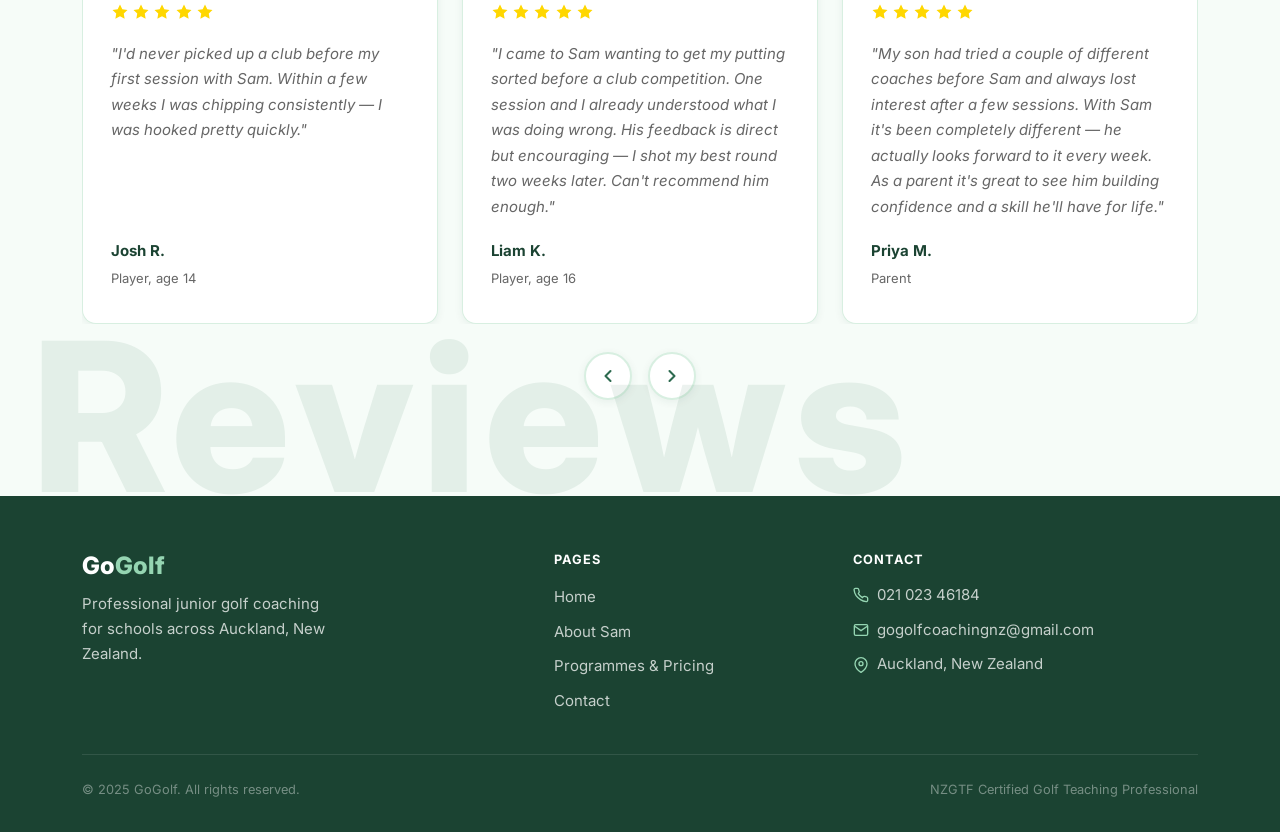
<file: contact.html>
<!DOCTYPE html>
<html lang="en">
<head>
  <meta charset="UTF-8">
  <meta name="viewport" content="width=device-width, initial-scale=1.0">
  <title>Contact Us | GoGolf — Junior Golf Coaching Auckland</title>
  <meta name="description" content="Get in touch with GoGolf. Book a free trial session for your Auckland school, or ask any questions about our junior golf coaching programme. Call 021 023 46184.">

  <link rel="canonical" href="https://gogolf.nz/contact.html">

  <meta property="og:type" content="website">
  <meta property="og:url" content="https://gogolf.nz/contact.html">
  <meta property="og:title" content="Contact GoGolf — Book a Free Trial Session">
  <meta property="og:description" content="Get in touch to book a free trial for your Auckland school. We'll plan a programme that works for your students and timetable.">
  <meta property="og:image" content="https://gogolf.nz/og-image.jpg">
  <meta property="og:site_name" content="GoGolf">

  <meta name="twitter:card" content="summary_large_image">
  <meta name="twitter:title" content="Contact GoGolf — Book a Free Trial Session">
  <meta name="twitter:description" content="Book a free trial golf session for your Auckland school. All equipment provided by a certified coach.">

  <meta name="keywords" content="golf coaching Auckland contact, book golf lessons Auckland, school golf programme NZ enquiry">

  <link rel="icon" type="image/svg+xml" href="favicon.svg">
  <link rel="preconnect" href="https://fonts.googleapis.com">
  <link rel="preconnect" href="https://fonts.gstatic.com" crossorigin>
  <link href="https://fonts.googleapis.com/css2?family=Inter:wght@400;500;600;700;800&display=swap" rel="stylesheet">
  <link rel="stylesheet" href="css/styles.css">

  <script async src="https://www.googletagmanager.com/gtag/js?id=G-XXXXXXXXXX"></script>
  <script>
    window.dataLayer = window.dataLayer || [];
    function gtag(){dataLayer.push(arguments);}
    gtag('js', new Date());
    gtag('config', 'G-XXXXXXXXXX');
  </script>
</head>
<body>

<a class="skip-link" href="#main">Skip to main content</a>

<header class="nav" role="banner">
  <div class="container nav-inner">
    <a href="index.html" class="nav-logo" aria-label="GoGolf home">Go<span>Golf</span></a>
    <nav class="nav-links" aria-label="Main navigation">
      <a href="index.html">Home</a>
      <a href="about.html">About</a>
      <a href="programmes.html">Programmes</a>
      <a href="contact.html">Contact</a>
      <a href="index.html#contact" class="btn btn-primary">Book a Trial</a>
    </nav>
    <button class="nav-toggle" aria-label="Open navigation menu" aria-expanded="false">
      <span></span><span></span><span></span>
    </button>
  </div>
</header>

<nav class="nav-mobile" aria-label="Mobile navigation">
  <a href="index.html">Home</a>
  <a href="about.html">About</a>
  <a href="programmes.html">Programmes</a>
  <a href="contact.html">Contact</a>
  <a href="index.html#contact" class="btn btn-primary">Book a Trial</a>
</nav>

<main id="main">

  <!-- PAGE HERO -->
  <section class="page-hero" aria-label="Contact page header">
    <span class="bg-word" aria-hidden="true">Get in Touch</span>
    <div class="container">
      <span class="tag" style="background:rgba(149,213,178,.2);color:var(--accent);">Let's Talk</span>
      <h1>Get in Touch</h1>
      <p>Tell us about your school and what you're looking for. We'll come back to you within one business day.</p>
    </div>
  </section>

  <!-- CONTACT SECTION -->
  <section class="section" aria-labelledby="contact-heading" style="position:relative;overflow:hidden;">
    <span class="bg-word bg-word--br bg-word--light" aria-hidden="true">Contact</span>
    <div class="container">
      <div class="contact-layout">

        <!-- FORM -->
        <div class="contact-form-wrap fade-up">
          <h2 id="contact-heading" style="font-size:1.5rem;margin-bottom:.5rem;">Send us a message</h2>
          <p style="color:var(--text-muted);font-size:.9375rem;margin-bottom:1.75rem;max-width:none;">Fill in the form below and Sam will get back to you promptly. No commitment — just a conversation.</p>

          <form
            class="contact-form"
            action="/api/contact"
            method="POST"
            novalidate
            aria-label="Contact form"
          >
            <div class="form-group">
              <label for="name">Your name <span aria-hidden="true" style="color:#c0392b;">*</span></label>
              <input
                type="text" id="name" name="name"
                placeholder="e.g. Sarah Johnson"
                required autocomplete="name"
                aria-required="true"
              >
            </div>

            <div class="form-group">
              <label for="email">Email address <span aria-hidden="true" style="color:#c0392b;">*</span></label>
              <input
                type="email" id="email" name="email"
                placeholder="you@school.co.nz"
                required autocomplete="email"
                aria-required="true"
              >
            </div>


            <div class="form-group">
              <label for="phone">Phone number <span aria-label="optional" style="color:var(--text-muted);font-weight:400;">(optional)</span></label>
              <input
                type="tel" id="phone" name="phone"
                placeholder="e.g. 021 000 0000"
                autocomplete="tel"
              >
            </div>

            <div class="form-group">
              <label for="message">Your message <span aria-hidden="true" style="color:#c0392b;">*</span></label>
              <textarea
                id="message" name="message"
                placeholder="Tell us about your school, approximate group size, and what you're hoping for from a golf programme…"
                required
                aria-required="true"
              ></textarea>
            </div>

            <!-- Spam honeypot — hidden from real users -->
            <input type="text" name="_gotcha" style="display:none" tabindex="-1" autocomplete="off">

            <button type="submit" class="btn btn-primary btn-full btn-lg">
              <svg xmlns="http://www.w3.org/2000/svg" width="18" height="18" fill="none" stroke="currentColor" stroke-width="2" viewBox="0 0 24 24" aria-hidden="true"><line x1="22" y1="2" x2="11" y2="13"/><polygon points="22 2 15 22 11 13 2 9 22 2"/></svg>
              Send Message
            </button>

            <div class="form-success" role="alert" aria-live="polite"></div>
          </form>
        </div>

        <!-- SIDEBAR -->
        <aside class="contact-sidebar fade-up" aria-label="Contact details">

          <div>
            <h2 style="font-size:1.375rem;margin-bottom:.5rem;">Contact details</h2>
            <p style="color:var(--text-muted);font-size:.9375rem;max-width:none;">Prefer to reach us directly? We're happy to chat by phone or email.</p>
          </div>

          <div class="contact-detail">
            <div class="contact-icon" aria-hidden="true">
              <svg xmlns="http://www.w3.org/2000/svg" width="22" height="22" fill="none" stroke="currentColor" stroke-width="2" viewBox="0 0 24 24"><path d="M22 16.92v3a2 2 0 0 1-2.18 2 19.79 19.79 0 0 1-8.63-3.07A19.5 19.5 0 0 1 4.69 13a19.79 19.79 0 0 1-3.07-8.67A2 2 0 0 1 3.55 2h3a2 2 0 0 1 2 1.72 12.84 12.84 0 0 0 .7 2.81 2 2 0 0 1-.45 2.11L8.09 9.91a16 16 0 0 0 6 6l1.27-1.27a2 2 0 0 1 2.11-.45 12.84 12.84 0 0 0 2.81.7A2 2 0 0 1 22 16.92z"/></svg>
            </div>
            <div class="contact-detail-text">
              <strong>Phone</strong>
              <a href="tel:02102346184">021 023 46184</a>
            </div>
          </div>

          <div class="contact-detail">
            <div class="contact-icon" aria-hidden="true">
              <svg xmlns="http://www.w3.org/2000/svg" width="22" height="22" fill="none" stroke="currentColor" stroke-width="2" viewBox="0 0 24 24"><path d="M4 4h16c1.1 0 2 .9 2 2v12c0 1.1-.9 2-2 2H4c-1.1 0-2-.9-2-2V6c0-1.1.9-2 2-2z"/><polyline points="22,6 12,13 2,6"/></svg>
            </div>
            <div class="contact-detail-text">
              <strong>Email</strong>
              <a href="mailto:gogolfcoachingnz@gmail.com">gogolfcoachingnz@gmail.com</a>
            </div>
          </div>

          <div class="contact-detail">
            <div class="contact-icon" aria-hidden="true">
              <svg xmlns="http://www.w3.org/2000/svg" width="22" height="22" fill="none" stroke="currentColor" stroke-width="2" viewBox="0 0 24 24"><path d="M21 10c0 7-9 13-9 13s-9-6-9-13a9 9 0 0 1 18 0z"/><circle cx="12" cy="10" r="3"/></svg>
            </div>
            <div class="contact-detail-text">
              <strong>Location</strong>
              <span>Auckland, New Zealand</span>
            </div>
          </div>

          <div class="cert-badge">
            <svg xmlns="http://www.w3.org/2000/svg" width="28" height="28" fill="none" stroke="currentColor" stroke-width="2" viewBox="0 0 24 24" aria-hidden="true"><path d="M12 22s8-4 8-10V5l-8-3-8 3v7c0 6 8 10 8 10z"/></svg>
            <p>GoGolf is operated by Sam Godward, a fully certified <strong>NZGTF Golf Teaching Professional</strong> and Official Golf Coach at Auckland University (2026).</p>
          </div>

          <div style="background:var(--bg-subtle);border:1px solid var(--border);border-radius:var(--radius-md);padding:1.25rem;">
            <p style="font-size:.875rem;color:var(--text-muted);max-width:none;">
              <strong style="color:var(--text);">Response time:</strong> We aim to reply within one business day. For urgent enquiries, calling is fastest.
            </p>
          </div>
        </aside>
      </div>
    </div>
  </section>

  <!-- TESTIMONIALS -->
  <section class="section testimonials" aria-labelledby="contact-testimonials-heading" style="position:relative;overflow:hidden;">
    <span class="bg-word bg-word--bl bg-word--light" aria-hidden="true">Reviews</span>
    <div class="container">
      <div class="section-header fade-up">
        <span class="tag">Reviews</span>
        <h2 id="contact-testimonials-heading">Hear from the schools we work with</h2>
        <p>Real feedback from teachers, coordinators, and parents across Auckland.</p>
      </div>
      <div class="testimonial-track-wrap fade-up">
        <div class="testimonial-track" id="testimonialTrack">

          <div class="testimonial-card">
            <div class="testimonial-stars" aria-label="5 out of 5 stars">
              <svg xmlns="http://www.w3.org/2000/svg" width="18" height="18" fill="currentColor" viewBox="0 0 24 24" aria-hidden="true"><polygon points="12 2 15.09 8.26 22 9.27 17 14.14 18.18 21.02 12 17.77 5.82 21.02 7 14.14 2 9.27 8.91 8.26 12 2"/></svg>
              <svg xmlns="http://www.w3.org/2000/svg" width="18" height="18" fill="currentColor" viewBox="0 0 24 24" aria-hidden="true"><polygon points="12 2 15.09 8.26 22 9.27 17 14.14 18.18 21.02 12 17.77 5.82 21.02 7 14.14 2 9.27 8.91 8.26 12 2"/></svg>
              <svg xmlns="http://www.w3.org/2000/svg" width="18" height="18" fill="currentColor" viewBox="0 0 24 24" aria-hidden="true"><polygon points="12 2 15.09 8.26 22 9.27 17 14.14 18.18 21.02 12 17.77 5.82 21.02 7 14.14 2 9.27 8.91 8.26 12 2"/></svg>
              <svg xmlns="http://www.w3.org/2000/svg" width="18" height="18" fill="currentColor" viewBox="0 0 24 24" aria-hidden="true"><polygon points="12 2 15.09 8.26 22 9.27 17 14.14 18.18 21.02 12 17.77 5.82 21.02 7 14.14 2 9.27 8.91 8.26 12 2"/></svg>
              <svg xmlns="http://www.w3.org/2000/svg" width="18" height="18" fill="currentColor" viewBox="0 0 24 24" aria-hidden="true"><polygon points="12 2 15.09 8.26 22 9.27 17 14.14 18.18 21.02 12 17.77 5.82 21.02 7 14.14 2 9.27 8.91 8.26 12 2"/></svg>
            </div>
            <p class="testimonial-quote">"I'd never picked up a club before my first session with Sam. Within a few weeks I was chipping consistently — I was hooked pretty quickly."</p>
            <div class="testimonial-author">
              <strong>Josh R.</strong>
              <span>Player, age 14</span>
            </div>
          </div>

          <div class="testimonial-card">
            <div class="testimonial-stars" aria-label="5 out of 5 stars">
              <svg xmlns="http://www.w3.org/2000/svg" width="18" height="18" fill="currentColor" viewBox="0 0 24 24" aria-hidden="true"><polygon points="12 2 15.09 8.26 22 9.27 17 14.14 18.18 21.02 12 17.77 5.82 21.02 7 14.14 2 9.27 8.91 8.26 12 2"/></svg>
              <svg xmlns="http://www.w3.org/2000/svg" width="18" height="18" fill="currentColor" viewBox="0 0 24 24" aria-hidden="true"><polygon points="12 2 15.09 8.26 22 9.27 17 14.14 18.18 21.02 12 17.77 5.82 21.02 7 14.14 2 9.27 8.91 8.26 12 2"/></svg>
              <svg xmlns="http://www.w3.org/2000/svg" width="18" height="18" fill="currentColor" viewBox="0 0 24 24" aria-hidden="true"><polygon points="12 2 15.09 8.26 22 9.27 17 14.14 18.18 21.02 12 17.77 5.82 21.02 7 14.14 2 9.27 8.91 8.26 12 2"/></svg>
              <svg xmlns="http://www.w3.org/2000/svg" width="18" height="18" fill="currentColor" viewBox="0 0 24 24" aria-hidden="true"><polygon points="12 2 15.09 8.26 22 9.27 17 14.14 18.18 21.02 12 17.77 5.82 21.02 7 14.14 2 9.27 8.91 8.26 12 2"/></svg>
              <svg xmlns="http://www.w3.org/2000/svg" width="18" height="18" fill="currentColor" viewBox="0 0 24 24" aria-hidden="true"><polygon points="12 2 15.09 8.26 22 9.27 17 14.14 18.18 21.02 12 17.77 5.82 21.02 7 14.14 2 9.27 8.91 8.26 12 2"/></svg>
            </div>
            <p class="testimonial-quote">"I came to Sam wanting to get my putting sorted before a club competition. One session and I already understood what I was doing wrong. His feedback is direct but encouraging — I shot my best round two weeks later. Can't recommend him enough."</p>
            <div class="testimonial-author">
              <strong>Liam K.</strong>
              <span>Player, age 16</span>
            </div>
          </div>

          <div class="testimonial-card">
            <div class="testimonial-stars" aria-label="5 out of 5 stars">
              <svg xmlns="http://www.w3.org/2000/svg" width="18" height="18" fill="currentColor" viewBox="0 0 24 24" aria-hidden="true"><polygon points="12 2 15.09 8.26 22 9.27 17 14.14 18.18 21.02 12 17.77 5.82 21.02 7 14.14 2 9.27 8.91 8.26 12 2"/></svg>
              <svg xmlns="http://www.w3.org/2000/svg" width="18" height="18" fill="currentColor" viewBox="0 0 24 24" aria-hidden="true"><polygon points="12 2 15.09 8.26 22 9.27 17 14.14 18.18 21.02 12 17.77 5.82 21.02 7 14.14 2 9.27 8.91 8.26 12 2"/></svg>
              <svg xmlns="http://www.w3.org/2000/svg" width="18" height="18" fill="currentColor" viewBox="0 0 24 24" aria-hidden="true"><polygon points="12 2 15.09 8.26 22 9.27 17 14.14 18.18 21.02 12 17.77 5.82 21.02 7 14.14 2 9.27 8.91 8.26 12 2"/></svg>
              <svg xmlns="http://www.w3.org/2000/svg" width="18" height="18" fill="currentColor" viewBox="0 0 24 24" aria-hidden="true"><polygon points="12 2 15.09 8.26 22 9.27 17 14.14 18.18 21.02 12 17.77 5.82 21.02 7 14.14 2 9.27 8.91 8.26 12 2"/></svg>
              <svg xmlns="http://www.w3.org/2000/svg" width="18" height="18" fill="currentColor" viewBox="0 0 24 24" aria-hidden="true"><polygon points="12 2 15.09 8.26 22 9.27 17 14.14 18.18 21.02 12 17.77 5.82 21.02 7 14.14 2 9.27 8.91 8.26 12 2"/></svg>
            </div>
            <p class="testimonial-quote">"My son had tried a couple of different coaches before Sam and always lost interest after a few sessions. With Sam it's been completely different — he actually looks forward to it every week. As a parent it's great to see him building confidence and a skill he'll have for life."</p>
            <div class="testimonial-author">
              <strong>Priya M.</strong>
              <span>Parent</span>
            </div>
          </div>

        </div>
      </div>

      <div class="testimonial-arrows">
        <button class="testimonial-arrow" id="testimonialPrev" aria-label="Previous review">
          <svg xmlns="http://www.w3.org/2000/svg" width="20" height="20" fill="none" stroke="currentColor" stroke-width="2.5" stroke-linecap="round" stroke-linejoin="round" viewBox="0 0 24 24" aria-hidden="true"><polyline points="15 18 9 12 15 6"/></svg>
        </button>
        <button class="testimonial-arrow" id="testimonialNext" aria-label="Next review">
          <svg xmlns="http://www.w3.org/2000/svg" width="20" height="20" fill="none" stroke="currentColor" stroke-width="2.5" stroke-linecap="round" stroke-linejoin="round" viewBox="0 0 24 24" aria-hidden="true"><polyline points="9 18 15 12 9 6"/></svg>
        </button>
      </div>

    </div>
  </section>

</main>

<footer class="footer" role="contentinfo">
  <div class="container">
    <div class="footer-grid">
      <div class="footer-brand">
        <h3>Go<span>Golf</span></h3>
        <p>Professional junior golf coaching for schools across Auckland, New Zealand.</p>
      </div>
      <div class="footer-col">
        <h4>Pages</h4>
        <ul>
          <li><a href="index.html">Home</a></li>
          <li><a href="about.html">About Sam</a></li>
          <li><a href="programmes.html">Programmes &amp; Pricing</a></li>
          <li><a href="contact.html">Contact</a></li>
        </ul>
      </div>
      <div class="footer-col">
        <h4>Contact</h4>
        <div class="footer-contact-row">
          <svg xmlns="http://www.w3.org/2000/svg" width="16" height="16" fill="none" stroke="currentColor" stroke-width="2" viewBox="0 0 24 24" aria-hidden="true"><path d="M22 16.92v3a2 2 0 0 1-2.18 2 19.79 19.79 0 0 1-8.63-3.07A19.5 19.5 0 0 1 4.69 13a19.79 19.79 0 0 1-3.07-8.67A2 2 0 0 1 3.55 2h3a2 2 0 0 1 2 1.72 12.84 12.84 0 0 0 .7 2.81 2 2 0 0 1-.45 2.11L8.09 9.91a16 16 0 0 0 6 6l1.27-1.27a2 2 0 0 1 2.11-.45 12.84 12.84 0 0 0 2.81.7A2 2 0 0 1 22 16.92z"/></svg>
          <a href="tel:02102346184">021 023 46184</a>
        </div>
        <div class="footer-contact-row">
          <svg xmlns="http://www.w3.org/2000/svg" width="16" height="16" fill="none" stroke="currentColor" stroke-width="2" viewBox="0 0 24 24" aria-hidden="true"><path d="M4 4h16c1.1 0 2 .9 2 2v12c0 1.1-.9 2-2 2H4c-1.1 0-2-.9-2-2V6c0-1.1.9-2 2-2z"/><polyline points="22,6 12,13 2,6"/></svg>
          <a href="mailto:gogolfcoachingnz@gmail.com">gogolfcoachingnz@gmail.com</a>
        </div>
        <div class="footer-contact-row">
          <svg xmlns="http://www.w3.org/2000/svg" width="16" height="16" fill="none" stroke="currentColor" stroke-width="2" viewBox="0 0 24 24" aria-hidden="true"><path d="M21 10c0 7-9 13-9 13s-9-6-9-13a9 9 0 0 1 18 0z"/><circle cx="12" cy="10" r="3"/></svg>
          <span>Auckland, New Zealand</span>
        </div>
      </div>
    </div>
    <hr class="footer-divider">
    <div class="footer-bottom">
      <span>© 2025 GoGolf. All rights reserved.</span>
      <span>NZGTF Certified Golf Teaching Professional</span>
    </div>
  </div>
</footer>

<script src="js/main.js" defer></script>
</body>
</html>
</file>
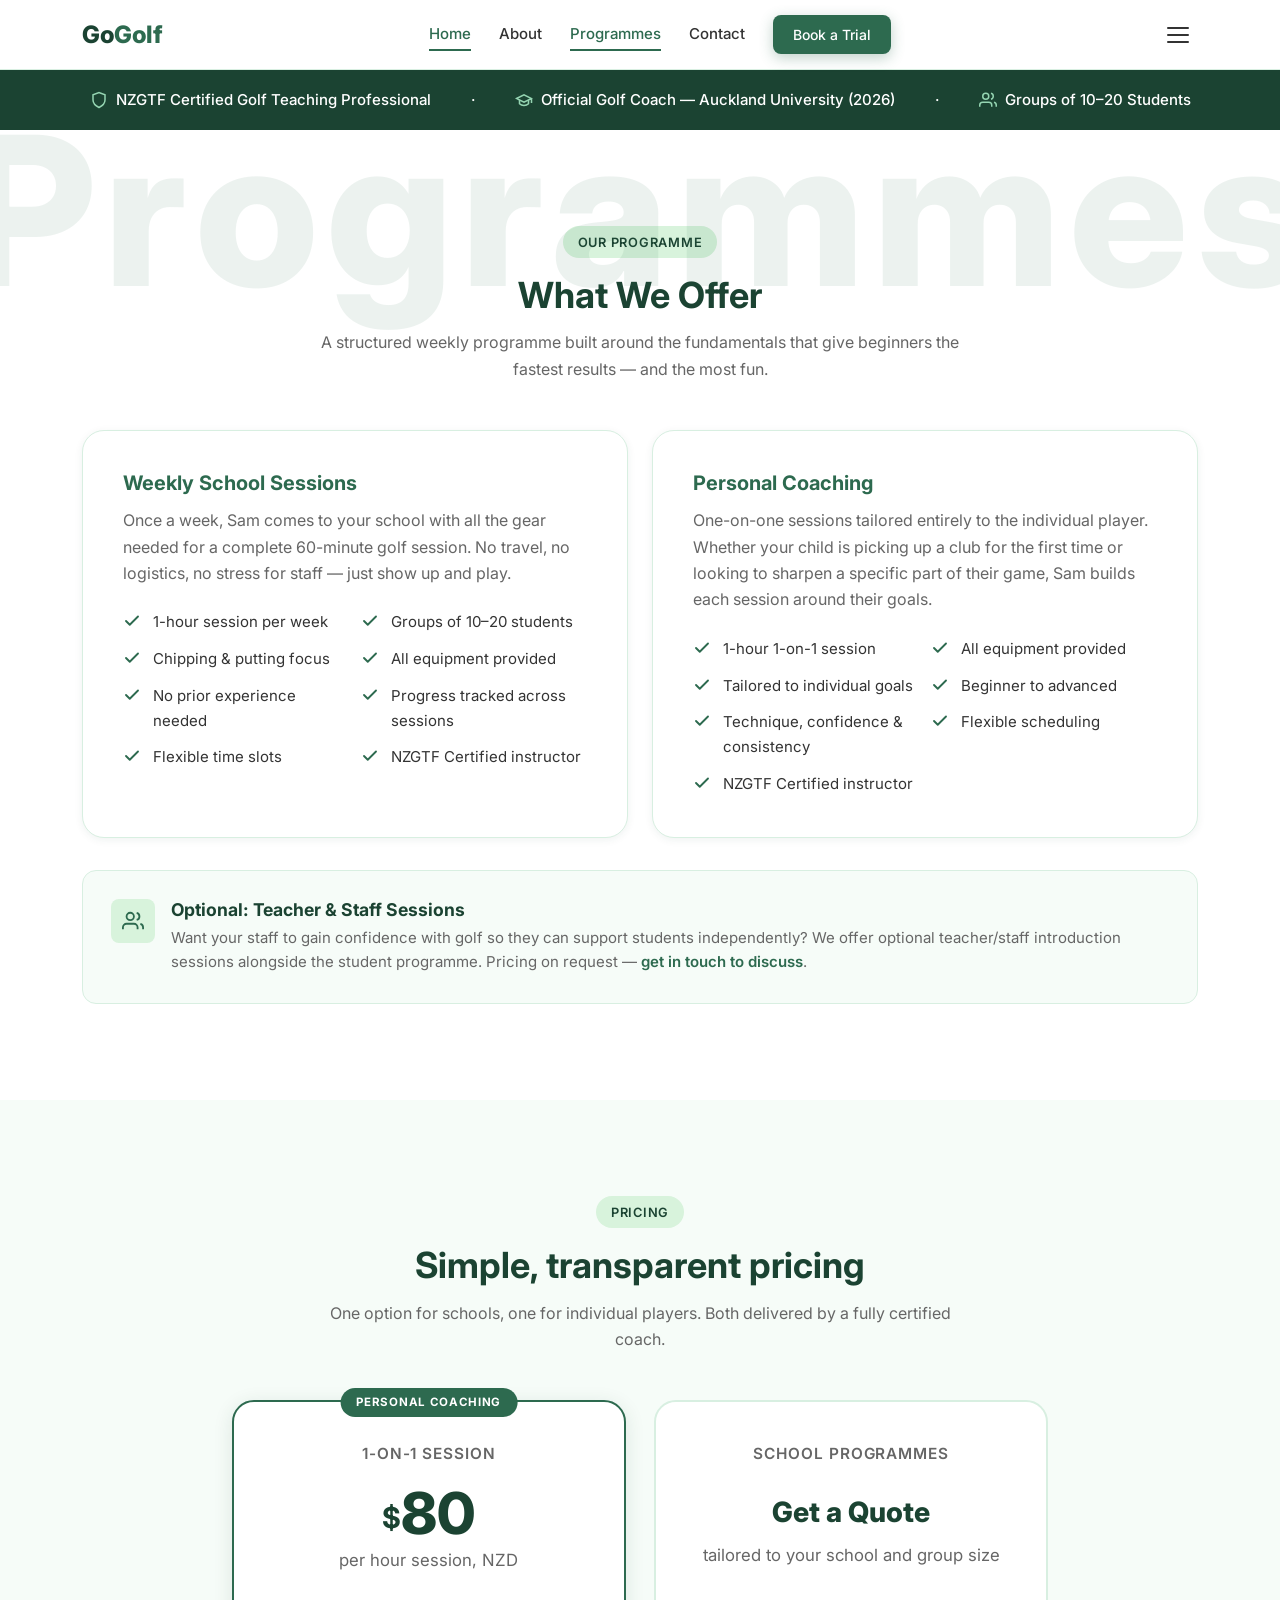
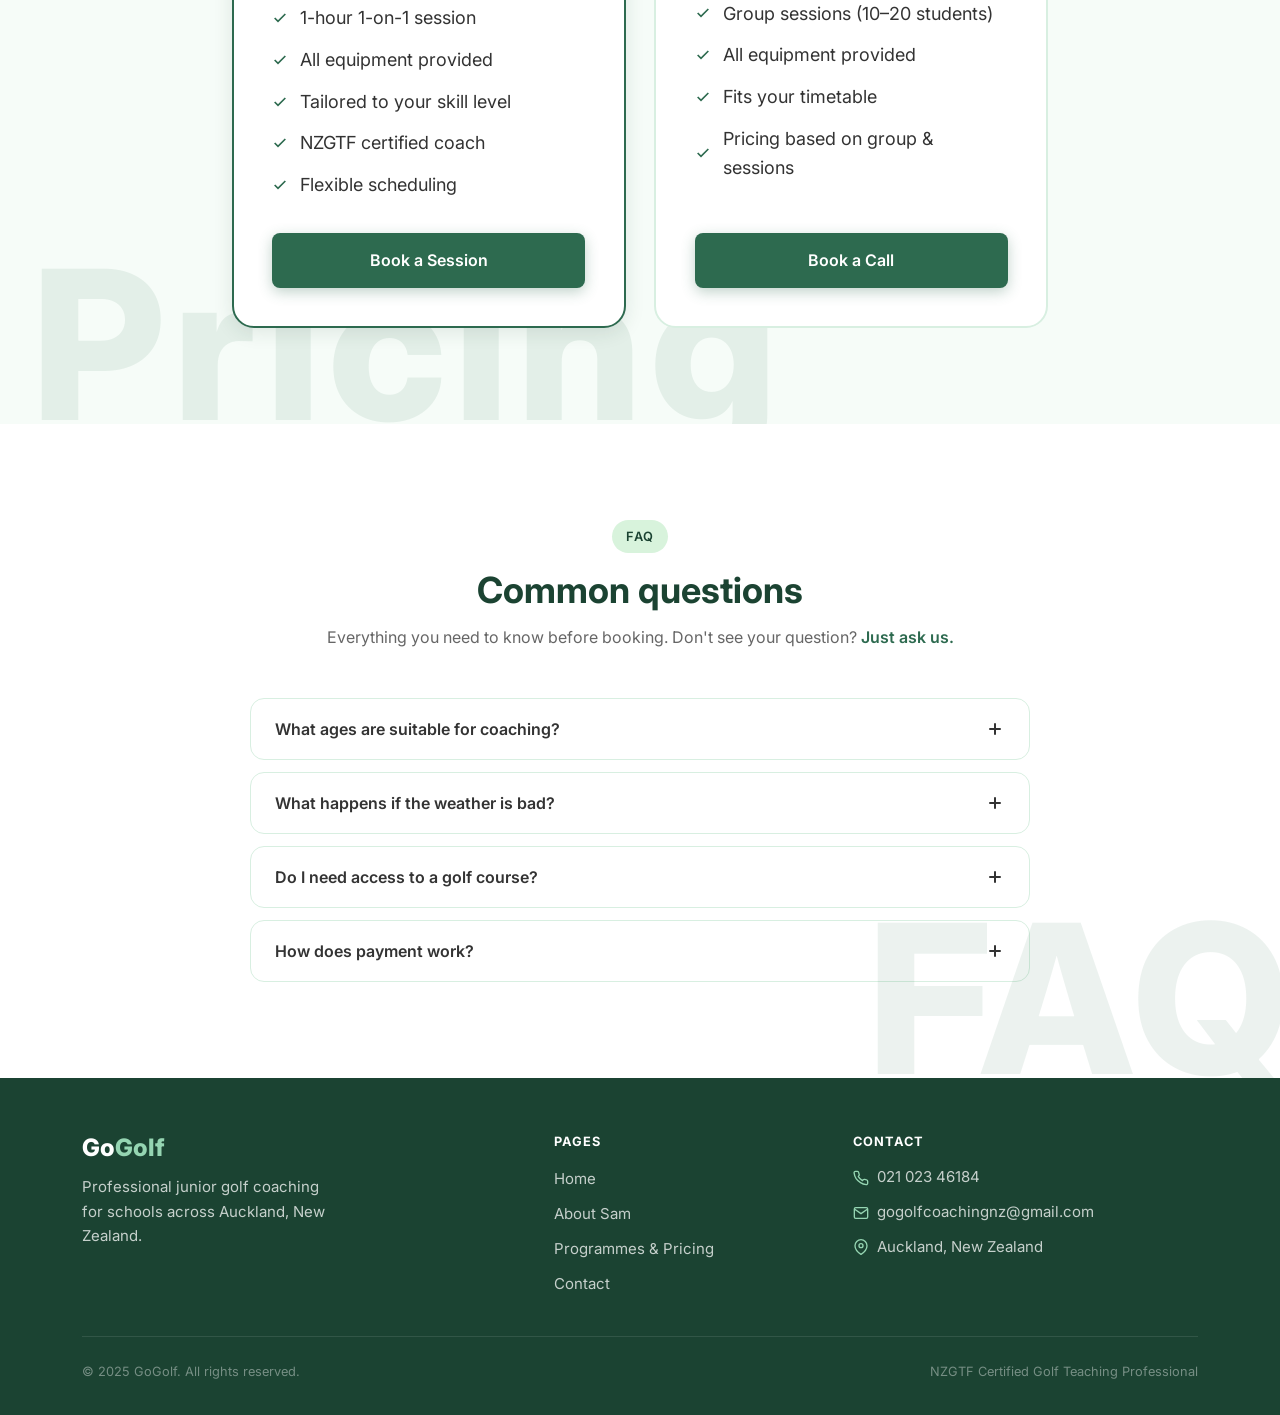
<file: programmes.html>
<!DOCTYPE html>
<html lang="en">
<head>
  <meta charset="UTF-8">
  <meta name="viewport" content="width=device-width, initial-scale=1.0">
  <title>Programmes & Pricing | GoGolf — Junior Golf Coaching Auckland</title>
  <meta name="description" content="GoGolf school golf programmes for Auckland schools. Weekly 1-hour sessions for groups of 10–20 students. $20/session or $80 for a 5-session package. All equipment provided.">

  <link rel="canonical" href="https://gogolf.nz/programmes.html">

  <meta property="og:type" content="website">
  <meta property="og:url" content="https://gogolf.nz/programmes.html">
  <meta property="og:title" content="Programmes & Pricing | GoGolf">
  <meta property="og:description" content="School golf programmes for Auckland students. $20/session or $80 for 5 sessions. All equipment provided by a certified coach.">
  <meta property="og:image" content="https://gogolf.nz/og-image.jpg">
  <meta property="og:site_name" content="GoGolf">

  <meta name="twitter:card" content="summary_large_image">
  <meta name="twitter:title" content="Programmes & Pricing | GoGolf">
  <meta name="twitter:description" content="School golf programmes. $20/session or $80 for 5 sessions. Certified coach, all equipment provided.">

  <meta name="keywords" content="school golf programme NZ, junior golf lessons Auckland, golf coaching Auckland prices, golf coaching schools">

  <link rel="icon" type="image/svg+xml" href="favicon.svg">
  <link rel="preconnect" href="https://fonts.googleapis.com">
  <link rel="preconnect" href="https://fonts.gstatic.com" crossorigin>
  <link href="https://fonts.googleapis.com/css2?family=Inter:wght@400;500;600;700;800&display=swap" rel="stylesheet">
  <link rel="stylesheet" href="css/styles.css">

  <script async src="https://www.googletagmanager.com/gtag/js?id=G-XXXXXXXXXX"></script>
  <script>
    window.dataLayer = window.dataLayer || [];
    function gtag(){dataLayer.push(arguments);}
    gtag('js', new Date());
    gtag('config', 'G-XXXXXXXXXX');
  </script>
</head>
<body>

<a class="skip-link" href="#main">Skip to main content</a>

<header class="nav" role="banner">
  <div class="container nav-inner">
    <a href="index.html" class="nav-logo" aria-label="GoGolf home">Go<span>Golf</span></a>
    <nav class="nav-links" aria-label="Main navigation">
      <a href="index.html">Home</a>
      <a href="about.html">About</a>
      <a href="programmes.html">Programmes</a>
      <a href="contact.html">Contact</a>
      <a href="index.html#contact" class="btn btn-primary">Book a Trial</a>
    </nav>
    <button class="nav-toggle" aria-label="Open navigation menu" aria-expanded="false">
      <span></span><span></span><span></span>
    </button>
  </div>
</header>

<nav class="nav-mobile" aria-label="Mobile navigation">
  <a href="index.html">Home</a>
  <a href="about.html">About</a>
  <a href="programmes.html">Programmes</a>
  <a href="contact.html">Contact</a>
  <a href="index.html#contact" class="btn btn-primary">Book a Trial</a>
</nav>

<main id="main">

  <!-- SOCIAL PROOF STRIP -->
  <div class="proof-strip" role="complementary" aria-label="Credentials">
    <div class="container">
      <ul class="proof-strip-inner">
        <li class="proof-item">
          <svg xmlns="http://www.w3.org/2000/svg" width="18" height="18" fill="none" stroke="currentColor" stroke-width="2" viewBox="0 0 24 24" aria-hidden="true"><path d="M12 22s8-4 8-10V5l-8-3-8 3v7c0 6 8 10 8 10z"/></svg>
          NZGTF Certified Golf Teaching Professional
        </li>
        <li class="proof-item" aria-hidden="true">·</li>
        <li class="proof-item">
          <svg xmlns="http://www.w3.org/2000/svg" width="18" height="18" fill="none" stroke="currentColor" stroke-width="2" viewBox="0 0 24 24" aria-hidden="true"><path d="M22 10v6M2 10l10-5 10 5-10 5z"/><path d="M6 12v5c3 3 9 3 12 0v-5"/></svg>
          Official Golf Coach — Auckland University (2026)
        </li>
        <li class="proof-item" aria-hidden="true">·</li>
        <li class="proof-item">
          <svg xmlns="http://www.w3.org/2000/svg" width="18" height="18" fill="none" stroke="currentColor" stroke-width="2" viewBox="0 0 24 24" aria-hidden="true"><path d="M17 21v-2a4 4 0 0 0-4-4H5a4 4 0 0 0-4 4v2"/><circle cx="9" cy="7" r="4"/><path d="M23 21v-2a4 4 0 0 0-3-3.87"/><path d="M16 3.13a4 4 0 0 1 0 7.75"/></svg>
          Groups of 10–20 Students
        </li>
      </ul>
    </div>
  </div>

  <!-- SCHOOL PROGRAMME -->
  <section class="section" aria-labelledby="programme-heading" style="position:relative;overflow:hidden;">
    <span class="bg-word bg-word--tc bg-word--light" aria-hidden="true">Programmes</span>
    <div class="container">
      <div class="section-header fade-up">
        <span class="tag">Our Programme</span>
        <h2 id="programme-heading">What We Offer</h2>
        <p>A structured weekly programme built around the fundamentals that give beginners the fastest results — and the most fun.</p>
      </div>

      <div class="programme-cards-grid fade-up">

        <div class="programme-card">
          <h3>Weekly School Sessions</h3>
          <p>Once a week, Sam comes to your school with all the gear needed for a complete 60-minute golf session. No travel, no logistics, no stress for staff — just show up and play.</p>
          <div class="programme-features">
            <div class="feature-item">
              <svg xmlns="http://www.w3.org/2000/svg" width="18" height="18" fill="none" stroke="currentColor" stroke-width="2.5" stroke-linecap="round" stroke-linejoin="round" viewBox="0 0 24 24" aria-hidden="true"><polyline points="20 6 9 17 4 12"/></svg>
              1-hour session per week
            </div>
            <div class="feature-item">
              <svg xmlns="http://www.w3.org/2000/svg" width="18" height="18" fill="none" stroke="currentColor" stroke-width="2.5" stroke-linecap="round" stroke-linejoin="round" viewBox="0 0 24 24" aria-hidden="true"><polyline points="20 6 9 17 4 12"/></svg>
              Groups of 10–20 students
            </div>
            <div class="feature-item">
              <svg xmlns="http://www.w3.org/2000/svg" width="18" height="18" fill="none" stroke="currentColor" stroke-width="2.5" stroke-linecap="round" stroke-linejoin="round" viewBox="0 0 24 24" aria-hidden="true"><polyline points="20 6 9 17 4 12"/></svg>
              Chipping &amp; putting focus
            </div>
            <div class="feature-item">
              <svg xmlns="http://www.w3.org/2000/svg" width="18" height="18" fill="none" stroke="currentColor" stroke-width="2.5" stroke-linecap="round" stroke-linejoin="round" viewBox="0 0 24 24" aria-hidden="true"><polyline points="20 6 9 17 4 12"/></svg>
              All equipment provided
            </div>
            <div class="feature-item">
              <svg xmlns="http://www.w3.org/2000/svg" width="18" height="18" fill="none" stroke="currentColor" stroke-width="2.5" stroke-linecap="round" stroke-linejoin="round" viewBox="0 0 24 24" aria-hidden="true"><polyline points="20 6 9 17 4 12"/></svg>
              No prior experience needed
            </div>
            <div class="feature-item">
              <svg xmlns="http://www.w3.org/2000/svg" width="18" height="18" fill="none" stroke="currentColor" stroke-width="2.5" stroke-linecap="round" stroke-linejoin="round" viewBox="0 0 24 24" aria-hidden="true"><polyline points="20 6 9 17 4 12"/></svg>
              Progress tracked across sessions
            </div>
            <div class="feature-item">
              <svg xmlns="http://www.w3.org/2000/svg" width="18" height="18" fill="none" stroke="currentColor" stroke-width="2.5" stroke-linecap="round" stroke-linejoin="round" viewBox="0 0 24 24" aria-hidden="true"><polyline points="20 6 9 17 4 12"/></svg>
              Flexible time slots
            </div>
            <div class="feature-item">
              <svg xmlns="http://www.w3.org/2000/svg" width="18" height="18" fill="none" stroke="currentColor" stroke-width="2.5" stroke-linecap="round" stroke-linejoin="round" viewBox="0 0 24 24" aria-hidden="true"><polyline points="20 6 9 17 4 12"/></svg>
              NZGTF Certified instructor
            </div>
          </div>
        </div>

        <div class="programme-card">
          <h3>Personal Coaching</h3>
          <p>One-on-one sessions tailored entirely to the individual player. Whether your child is picking up a club for the first time or looking to sharpen a specific part of their game, Sam builds each session around their goals.</p>
          <div class="programme-features">
            <div class="feature-item">
              <svg xmlns="http://www.w3.org/2000/svg" width="18" height="18" fill="none" stroke="currentColor" stroke-width="2.5" stroke-linecap="round" stroke-linejoin="round" viewBox="0 0 24 24" aria-hidden="true"><polyline points="20 6 9 17 4 12"/></svg>
              1-hour 1-on-1 session
            </div>
            <div class="feature-item">
              <svg xmlns="http://www.w3.org/2000/svg" width="18" height="18" fill="none" stroke="currentColor" stroke-width="2.5" stroke-linecap="round" stroke-linejoin="round" viewBox="0 0 24 24" aria-hidden="true"><polyline points="20 6 9 17 4 12"/></svg>
              All equipment provided
            </div>
            <div class="feature-item">
              <svg xmlns="http://www.w3.org/2000/svg" width="18" height="18" fill="none" stroke="currentColor" stroke-width="2.5" stroke-linecap="round" stroke-linejoin="round" viewBox="0 0 24 24" aria-hidden="true"><polyline points="20 6 9 17 4 12"/></svg>
              Tailored to individual goals
            </div>
            <div class="feature-item">
              <svg xmlns="http://www.w3.org/2000/svg" width="18" height="18" fill="none" stroke="currentColor" stroke-width="2.5" stroke-linecap="round" stroke-linejoin="round" viewBox="0 0 24 24" aria-hidden="true"><polyline points="20 6 9 17 4 12"/></svg>
              Beginner to advanced
            </div>
            <div class="feature-item">
              <svg xmlns="http://www.w3.org/2000/svg" width="18" height="18" fill="none" stroke="currentColor" stroke-width="2.5" stroke-linecap="round" stroke-linejoin="round" viewBox="0 0 24 24" aria-hidden="true"><polyline points="20 6 9 17 4 12"/></svg>
              Technique, confidence &amp; consistency
            </div>
            <div class="feature-item">
              <svg xmlns="http://www.w3.org/2000/svg" width="18" height="18" fill="none" stroke="currentColor" stroke-width="2.5" stroke-linecap="round" stroke-linejoin="round" viewBox="0 0 24 24" aria-hidden="true"><polyline points="20 6 9 17 4 12"/></svg>
              Flexible scheduling
            </div>
            <div class="feature-item">
              <svg xmlns="http://www.w3.org/2000/svg" width="18" height="18" fill="none" stroke="currentColor" stroke-width="2.5" stroke-linecap="round" stroke-linejoin="round" viewBox="0 0 24 24" aria-hidden="true"><polyline points="20 6 9 17 4 12"/></svg>
              NZGTF Certified instructor
            </div>
          </div>
        </div>

      </div>

      <!-- Add-on: Teacher sessions -->
      <div class="addon-card fade-up" aria-labelledby="addon-heading">
        <div class="addon-icon" aria-hidden="true">
          <svg xmlns="http://www.w3.org/2000/svg" width="22" height="22" fill="none" stroke="currentColor" stroke-width="2" viewBox="0 0 24 24"><path d="M17 21v-2a4 4 0 0 0-4-4H5a4 4 0 0 0-4 4v2"/><circle cx="9" cy="7" r="4"/><path d="M23 21v-2a4 4 0 0 0-3-3.87"/><path d="M16 3.13a4 4 0 0 1 0 7.75"/></svg>
        </div>
        <div>
          <h4 id="addon-heading">Optional: Teacher &amp; Staff Sessions</h4>
          <p>Want your staff to gain confidence with golf so they can support students independently? We offer optional teacher/staff introduction sessions alongside the student programme. Pricing on request — <a href="contact.html" style="color:var(--primary);font-weight:600;">get in touch to discuss</a>.</p>
        </div>
      </div>
    </div>
  </section>

  <!-- PRICING -->
  <section class="section" aria-labelledby="pricing-heading" style="background:var(--bg-subtle);position:relative;overflow:hidden;">
    <span class="bg-word bg-word--bl bg-word--light" aria-hidden="true">Pricing</span>
    <div class="container">
      <div class="section-header fade-up">
        <span class="tag">Pricing</span>
        <h2 id="pricing-heading">Simple, transparent pricing</h2>
        <p>One option for schools, one for individual players. Both delivered by a fully certified coach.</p>
      </div>

      <div class="pricing-grid stagger">

        <!-- Personal coaching -->
        <div class="pricing-card featured" aria-label="Personal coaching">
          <div class="pricing-badge">Personal Coaching</div>
          <p class="pricing-label">1-on-1 Session</p>
          <div class="pricing-price">
            <span class="currency">$</span><span class="amount">80</span>
          </div>
          <p class="pricing-sub">per hour session, NZD</p>
          <ul class="pricing-features" aria-label="Included in personal coaching">
            <li>
              <svg xmlns="http://www.w3.org/2000/svg" width="16" height="16" fill="none" stroke="currentColor" stroke-width="2.5" viewBox="0 0 24 24" aria-hidden="true"><polyline points="20 6 9 17 4 12"/></svg>
              1-hour 1-on-1 session
            </li>
            <li>
              <svg xmlns="http://www.w3.org/2000/svg" width="16" height="16" fill="none" stroke="currentColor" stroke-width="2.5" viewBox="0 0 24 24" aria-hidden="true"><polyline points="20 6 9 17 4 12"/></svg>
              All equipment provided
            </li>
            <li>
              <svg xmlns="http://www.w3.org/2000/svg" width="16" height="16" fill="none" stroke="currentColor" stroke-width="2.5" viewBox="0 0 24 24" aria-hidden="true"><polyline points="20 6 9 17 4 12"/></svg>
              Tailored to your skill level
            </li>
            <li>
              <svg xmlns="http://www.w3.org/2000/svg" width="16" height="16" fill="none" stroke="currentColor" stroke-width="2.5" viewBox="0 0 24 24" aria-hidden="true"><polyline points="20 6 9 17 4 12"/></svg>
              NZGTF certified coach
            </li>
            <li>
              <svg xmlns="http://www.w3.org/2000/svg" width="16" height="16" fill="none" stroke="currentColor" stroke-width="2.5" viewBox="0 0 24 24" aria-hidden="true"><polyline points="20 6 9 17 4 12"/></svg>
              Flexible scheduling
            </li>
          </ul>
          <a href="contact.html" class="btn btn-primary btn-full">Book a Session</a>
        </div>

        <!-- School programmes -->
        <div class="pricing-card">
          <p class="pricing-label">School Programmes</p>
          <div class="pricing-price" style="font-size:2rem;align-items:center;">
            <span style="font-size:1.75rem;font-weight:800;color:var(--primary-dark);">Get a Quote</span>
          </div>
          <p class="pricing-sub">tailored to your school and group size</p>
          <ul class="pricing-features" aria-label="Included in school programmes">
            <li>
              <svg xmlns="http://www.w3.org/2000/svg" width="16" height="16" fill="none" stroke="currentColor" stroke-width="2.5" viewBox="0 0 24 24" aria-hidden="true"><polyline points="20 6 9 17 4 12"/></svg>
              Group sessions (10–20 students)
            </li>
            <li>
              <svg xmlns="http://www.w3.org/2000/svg" width="16" height="16" fill="none" stroke="currentColor" stroke-width="2.5" viewBox="0 0 24 24" aria-hidden="true"><polyline points="20 6 9 17 4 12"/></svg>
              All equipment provided
            </li>
            <li>
              <svg xmlns="http://www.w3.org/2000/svg" width="16" height="16" fill="none" stroke="currentColor" stroke-width="2.5" viewBox="0 0 24 24" aria-hidden="true"><polyline points="20 6 9 17 4 12"/></svg>
              Fits your timetable
            </li>
            <li>
              <svg xmlns="http://www.w3.org/2000/svg" width="16" height="16" fill="none" stroke="currentColor" stroke-width="2.5" viewBox="0 0 24 24" aria-hidden="true"><polyline points="20 6 9 17 4 12"/></svg>
              Pricing based on group &amp; sessions
            </li>
          </ul>
          <a href="contact.html" class="btn btn-primary btn-full">Book a Call</a>
        </div>

      </div>

    </div>
  </section>

  <!-- FAQ -->
  <section class="section" aria-labelledby="faq-heading" style="position:relative;overflow:hidden;">
    <span class="bg-word bg-word--br bg-word--light" aria-hidden="true">FAQ</span>
    <div class="container">
      <div class="section-header fade-up">
        <span class="tag">FAQ</span>
        <h2 id="faq-heading">Common questions</h2>
        <p>Everything you need to know before booking. Don't see your question? <a href="contact.html" style="color:var(--primary);font-weight:600;">Just ask us.</a></p>
      </div>

      <div class="faq-list fade-up" role="list">

        <div class="faq-item" role="listitem">
          <button class="faq-question" aria-expanded="false" aria-controls="faq2">
            What ages are suitable for coaching?
            <span class="faq-icon" aria-hidden="true"></span>
          </button>
          <div class="faq-answer" id="faq2" role="region">
            <div class="faq-answer-inner">
              <p>Coaching is open to juniors of all ages. Sessions are skill-level based rather than age-based, so complete beginners and those with some experience are both welcome. Get in touch to discuss what's right for your player.</p>
            </div>
          </div>
        </div>

        <div class="faq-item" role="listitem">
          <button class="faq-question" aria-expanded="false" aria-controls="faq3">
            What happens if the weather is bad?
            <span class="faq-icon" aria-hidden="true"></span>
          </button>
          <div class="faq-answer" id="faq3" role="region">
            <div class="faq-answer-inner">
              <p>Light rain isn't necessarily a problem — real golfers play in all conditions! For heavier rain or unsafe weather, we'll reschedule or adapt the session to an indoor space if available. We'll always communicate in advance if anything needs to change.</p>
            </div>
          </div>
        </div>

        <div class="faq-item" role="listitem">
          <button class="faq-question" aria-expanded="false" aria-controls="faq4">
            Do I need access to a golf course?
            <span class="faq-icon" aria-hidden="true"></span>
          </button>
          <div class="faq-answer" id="faq4" role="region">
            <div class="faq-answer-inner">
              <p>No. Sessions can be run on any open grassed area — a park, field, or backyard works perfectly for chipping and putting. All equipment is provided, so there's nothing you need to organise in advance.</p>
            </div>
          </div>
        </div>

        <div class="faq-item" role="listitem">
          <button class="faq-question" aria-expanded="false" aria-controls="faq5">
            How does payment work?
            <span class="faq-icon" aria-hidden="true"></span>
          </button>
          <div class="faq-answer" id="faq5" role="region">
            <div class="faq-answer-inner">
              <p>Pricing is per session or per programme — whichever suits you best. Get in touch and we'll find the simplest arrangement for your situation.</p>
            </div>
          </div>
        </div>

      </div>
    </div>
  </section>


</main>

<footer class="footer" role="contentinfo">
  <div class="container">
    <div class="footer-grid">
      <div class="footer-brand">
        <h3>Go<span>Golf</span></h3>
        <p>Professional junior golf coaching for schools across Auckland, New Zealand.</p>
      </div>
      <div class="footer-col">
        <h4>Pages</h4>
        <ul>
          <li><a href="index.html">Home</a></li>
          <li><a href="about.html">About Sam</a></li>
          <li><a href="programmes.html">Programmes &amp; Pricing</a></li>
          <li><a href="contact.html">Contact</a></li>
        </ul>
      </div>
      <div class="footer-col">
        <h4>Contact</h4>
        <div class="footer-contact-row">
          <svg xmlns="http://www.w3.org/2000/svg" width="16" height="16" fill="none" stroke="currentColor" stroke-width="2" viewBox="0 0 24 24" aria-hidden="true"><path d="M22 16.92v3a2 2 0 0 1-2.18 2 19.79 19.79 0 0 1-8.63-3.07A19.5 19.5 0 0 1 4.69 13a19.79 19.79 0 0 1-3.07-8.67A2 2 0 0 1 3.55 2h3a2 2 0 0 1 2 1.72 12.84 12.84 0 0 0 .7 2.81 2 2 0 0 1-.45 2.11L8.09 9.91a16 16 0 0 0 6 6l1.27-1.27a2 2 0 0 1 2.11-.45 12.84 12.84 0 0 0 2.81.7A2 2 0 0 1 22 16.92z"/></svg>
          <a href="tel:02102346184">021 023 46184</a>
        </div>
        <div class="footer-contact-row">
          <svg xmlns="http://www.w3.org/2000/svg" width="16" height="16" fill="none" stroke="currentColor" stroke-width="2" viewBox="0 0 24 24" aria-hidden="true"><path d="M4 4h16c1.1 0 2 .9 2 2v12c0 1.1-.9 2-2 2H4c-1.1 0-2-.9-2-2V6c0-1.1.9-2 2-2z"/><polyline points="22,6 12,13 2,6"/></svg>
          <a href="mailto:gogolfcoachingnz@gmail.com">gogolfcoachingnz@gmail.com</a>
        </div>
        <div class="footer-contact-row">
          <svg xmlns="http://www.w3.org/2000/svg" width="16" height="16" fill="none" stroke="currentColor" stroke-width="2" viewBox="0 0 24 24" aria-hidden="true"><path d="M21 10c0 7-9 13-9 13s-9-6-9-13a9 9 0 0 1 18 0z"/><circle cx="12" cy="10" r="3"/></svg>
          <span>Auckland, New Zealand</span>
        </div>
      </div>
    </div>
    <hr class="footer-divider">
    <div class="footer-bottom">
      <span>© 2025 GoGolf. All rights reserved.</span>
      <span>NZGTF Certified Golf Teaching Professional</span>
    </div>
  </div>
</footer>

<script src="js/main.js" defer></script>
</body>
</html>
</file>
<file: css/styles.css>
/* ================================================
   GoGolf — Main Stylesheet
   Mobile-first responsive design
   ================================================ */

/* --- Custom Properties --- */
:root {
  --primary:       #2D6A4F;
  --primary-dark:  #1B4332;
  --primary-light: #D8F3DC;
  --accent:        #95D5B2;
  --text:          #333333;
  --text-muted:    #666666;
  --bg:            #FFFFFF;
  --bg-subtle:     #F6FCF8;
  --border:        #D8EFE1;
  --shadow-sm:     0 2px 8px rgba(27,67,50,0.07);
  --shadow-md:     0 4px 20px rgba(27,67,50,0.11);
  --shadow-lg:     0 8px 40px rgba(27,67,50,0.16);
  --radius-sm:     8px;
  --radius-md:     14px;
  --radius-lg:     22px;
  --ease:          0.25s ease;
  --max-w:         1180px;
  --nav-h:         70px;
  --font:          'Inter', -apple-system, BlinkMacSystemFont, 'Segoe UI', system-ui, sans-serif;
}

/* --- Reset --- */
*,*::before,*::after { box-sizing: border-box; margin: 0; padding: 0; }
html { scroll-behavior: smooth; -webkit-text-size-adjust: 100%; }
body {
  font-family: var(--font);
  font-size: 1rem;
  line-height: 1.65;
  color: var(--text);
  background: var(--bg);
  -webkit-font-smoothing: antialiased;
}
img, svg { max-width: 100%; display: block; }
a { color: inherit; text-decoration: none; }
ul { list-style: none; }
button { cursor: pointer; border: none; background: none; font-family: inherit; }

/* --- Skip link --- */
.skip-link {
  position: absolute; top: -100%; left: 1rem;
  background: var(--primary-dark); color: #fff;
  padding: .5rem 1rem; border-radius: var(--radius-sm);
  font-weight: 600; z-index: 9999;
  transition: top var(--ease);
}
.skip-link:focus { top: 1rem; }

/* --- Typography --- */
h1,h2,h3,h4 { line-height: 1.2; color: var(--primary-dark); font-weight: 700; }
h1 { font-size: clamp(2rem, 5vw, 3.6rem); }
h2 { font-size: clamp(1.5rem, 3vw, 2.25rem); }
h3 { font-size: clamp(1.1rem, 2vw, 1.35rem); }
h4 { font-size: 1.1rem; }
p { max-width: 65ch; }
.lead { font-size: clamp(1rem, 2vw, 1.2rem); color: var(--text-muted); line-height: 1.7; }

/* --- Layout --- */
.container {
  width: 100%; max-width: var(--max-w);
  margin: 0 auto; padding: 0 1.25rem;
}
@media (min-width: 768px) { .container { padding: 0 2rem; } }

.section { padding: 4rem 0; }
@media (min-width: 768px) { .section { padding: 6rem 0; } }

.section-header { text-align: center; margin-bottom: 3rem; }
.section-header p { margin: .75rem auto 0; color: var(--text-muted); }

.tag {
  display: inline-block;
  background: var(--primary-light); color: var(--primary-dark);
  font-size: .8rem; font-weight: 600; letter-spacing: .06em;
  text-transform: uppercase; padding: .35rem .9rem;
  border-radius: 100px; margin-bottom: 1rem;
}

/* --- Buttons --- */
.btn {
  display: inline-flex; align-items: center; gap: .5rem;
  padding: .875rem 1.75rem; border-radius: var(--radius-sm);
  font-size: 1rem; font-weight: 600; white-space: nowrap;
  transition: all var(--ease);
}
.btn-primary {
  background: var(--primary); color: #fff;
  box-shadow: 0 4px 14px rgba(45,106,79,.3);
}
.btn-primary:hover, .btn-primary:focus-visible {
  background: var(--primary-dark);
  transform: translateY(-2px);
  box-shadow: 0 6px 22px rgba(45,106,79,.4);
}
.btn-outline {
  background: transparent; color: var(--primary);
  border: 2px solid var(--primary);
}
.btn-outline:hover, .btn-outline:focus-visible {
  background: var(--primary); color: #fff;
}
.btn-white {
  background: #fff; color: var(--primary-dark);
  box-shadow: 0 4px 14px rgba(0,0,0,.13);
}
.btn-white:hover, .btn-white:focus-visible {
  background: var(--primary-light); transform: translateY(-2px);
}
.btn-accent {
  background: var(--accent); color: var(--primary-dark);
  box-shadow: 0 4px 14px rgba(149,213,178,.25);
}
.btn-accent:hover, .btn-accent:focus-visible {
  background: #74c69d; transform: translateY(-2px);
  box-shadow: 0 6px 22px rgba(149,213,178,.35);
}
.btn-lg { padding: 1.1rem 2.25rem; font-size: 1.0625rem; }
.btn-full { width: 100%; justify-content: center; }

/* ============================================================
   NAVIGATION
   ============================================================ */
.nav {
  position: sticky; top: 0; z-index: 100;
  background: rgba(255,255,255,.97);
  backdrop-filter: blur(12px);
  -webkit-backdrop-filter: blur(12px);
  border-bottom: 1px solid var(--border);
  height: var(--nav-h);
  transition: box-shadow var(--ease);
}
.nav.scrolled { box-shadow: var(--shadow-md); }

.nav-inner {
  height: 100%; display: flex;
  align-items: center; justify-content: space-between;
}
.nav-logo {
  font-size: 1.5rem; font-weight: 800;
  color: var(--primary-dark); letter-spacing: -.02em;
}
.nav-logo span { color: var(--primary); }

.nav-links {
  display: none; align-items: center; gap: 1.75rem;
}
.nav-links a {
  font-size: .9375rem; font-weight: 500; color: var(--text);
  position: relative; transition: color var(--ease);
}
.nav-links a::after {
  content: ''; position: absolute; bottom: -4px; left: 0;
  width: 0; height: 2px; background: var(--primary);
  transition: width var(--ease);
}
.nav-links a:hover, .nav-links a.active { color: var(--primary); }
.nav-links a:hover::after, .nav-links a.active::after { width: 100%; }
.nav-links .btn { padding: .5rem 1.25rem; font-size: .875rem; }
.nav-links .btn::after { display: none; }
.nav-links .btn-primary,
.nav-links .btn-primary:hover { color: #fff; }

@media (min-width: 768px) {
  .nav-links { display: flex; }
  .nav-toggle { display: none; }
}

.nav-toggle {
  display: flex; flex-direction: column;
  justify-content: center; align-items: center;
  width: 40px; height: 40px; gap: 5px;
  border-radius: var(--radius-sm);
  transition: background var(--ease);
}
.nav-toggle:hover { background: var(--primary-light); }
.nav-toggle span {
  display: block; width: 22px; height: 2px;
  background: var(--text); border-radius: 2px;
  transition: all var(--ease);
}
.nav-toggle[aria-expanded="true"] span:nth-child(1) { transform: translateY(7px) rotate(45deg); }
.nav-toggle[aria-expanded="true"] span:nth-child(2) { opacity: 0; transform: scaleX(0); }
.nav-toggle[aria-expanded="true"] span:nth-child(3) { transform: translateY(-7px) rotate(-45deg); }

.nav-mobile {
  display: none; position: fixed;
  top: var(--nav-h); left: 0; right: 0;
  background: #fff; z-index: 99;
  flex-direction: column; padding: 1.5rem 1.25rem; gap: .25rem;
  border-top: 1px solid var(--border);
  box-shadow: var(--shadow-md);
}
.nav-mobile.open { display: flex; }
.nav-mobile a {
  display: block; padding: .875rem 1rem;
  font-size: 1.125rem; font-weight: 500; color: var(--text);
  border-radius: var(--radius-sm);
  transition: all var(--ease);
}
.nav-mobile a:hover, .nav-mobile a.active {
  background: var(--primary-light); color: var(--primary-dark);
}
.nav-mobile .btn {
  margin-top: 1rem; justify-content: center; width: 100%;
}
.nav-mobile .btn:hover { transform: none; }

/* ============================================================
   HERO
   ============================================================ */
.hero {
  background:
    linear-gradient(to right, rgba(11,35,24,.88) 0%, rgba(11,35,24,.60) 40%, rgba(11,35,24,.15) 70%, transparent 100%),
    url('../hero.jpg') center center / cover no-repeat;
  color: #fff; padding: 5rem 0 4rem;
  position: relative; overflow: hidden;
  min-height: 90vh; display: flex; align-items: center;
}
.hero::before { display: none; }
.hero-orb {
  position: absolute; right: -80px; top: 50%;
  transform: translateY(-50%);
  width: 520px; height: 520px; border-radius: 50%;
  border: 80px solid rgba(149,213,178,.035);
  pointer-events: none;
}
.hero-orb::before {
  content: ''; position: absolute; inset: -50px;
  border-radius: 50%; border: 40px solid rgba(149,213,178,.025);
}
.hero-content { position: relative; z-index: 1; max-width: 720px; }

.hero-badge {
  display: inline-flex; align-items: center; gap: .5rem;
  background: rgba(149,213,178,.18);
  border: 1px solid rgba(149,213,178,.3);
  color: var(--accent);
  font-size: .8rem; font-weight: 600;
  letter-spacing: .06em; text-transform: uppercase;
  padding: .375rem .9rem; border-radius: 100px;
  margin-bottom: 1.25rem;
}
.hero h1 {
  font-family: 'Manrope', var(--font);
  color: #fff; font-size: clamp(2.2rem, 5.5vw, 3.8rem);
  font-weight: 800; letter-spacing: -.025em;
  line-height: 1.08; margin-bottom: 1.25rem;
}
.hero h1 em { font-style: normal; color: var(--accent); }
.hero p {
  font-size: clamp(1.0625rem, 2vw, 1.2rem);
  color: rgba(255,255,255,.82); line-height: 1.65;
  margin-bottom: 2rem; max-width: 54ch;
}
.hero-actions { display: flex; flex-wrap: wrap; gap: 1rem; align-items: center; }
.hero-note {
  margin-top: 2.5rem; display: flex; align-items: center; gap: .75rem;
  color: rgba(255,255,255,.5); font-size: .875rem;
}
.hero-note-dot {
  width: 6px; height: 6px; border-radius: 50%;
  background: var(--accent); flex-shrink: 0;
}

/* ============================================================
   SOCIAL PROOF STRIP
   ============================================================ */
.proof-strip {
  background: var(--primary-dark); color: #fff;
  padding: 1.1rem 0;
}
.proof-strip-inner {
  display: flex; align-items: center;
  justify-content: center; flex-wrap: wrap;
  gap: .75rem 2.5rem; font-size: .9375rem;
}
.proof-item {
  display: flex; align-items: center; gap: .5rem; font-weight: 500;
}
.proof-item svg { color: var(--accent); flex-shrink: 0; }

/* ============================================================
   BENEFIT CARDS
   ============================================================ */
.benefits { background: var(--bg-subtle); }
.benefits-grid {
  display: grid; grid-template-columns: 1fr; gap: 1.5rem;
}
@media (min-width: 640px) { .benefits-grid { grid-template-columns: repeat(2,1fr); } }
@media (min-width: 1024px) { .benefits-grid { grid-template-columns: repeat(3,1fr); } }

.benefit-card-image {
  overflow: hidden;
  min-height: 220px;
  display: flex;
}
.benefit-card.benefit-card-image { padding: 0; }
.benefit-card-image img {
  width: 100%; height: 100%;
  object-fit: cover; object-position: center;
  display: block; flex: 1;
}

/* ============================================================
   BENEFITS DARK (home page)
   ============================================================ */
.benefits-dark { background: var(--primary-dark); }
.benefits-dark .section-header .tag {
  background: rgba(149,213,178,.15); color: var(--accent);
  border: 1px solid rgba(149,213,178,.25);
}
.benefits-dark .section-header h2 { color: #fff; }
.benefits-dark .section-header p { color: rgba(255,255,255,.7); }
.benefits-dark .benefit-card {
  border-color: transparent;
  box-shadow: 0 8px 32px rgba(0,0,0,.22);
  border-top: 3px solid var(--primary);
}
.benefits-dark .benefit-card:hover {
  box-shadow: 0 16px 48px rgba(0,0,0,.32);
}
.benefits-dark .benefit-icon {
  background: var(--primary); color: #fff;
}
.benefits-dark .benefit-card-image {
  border-top: none;
  box-shadow: 0 8px 32px rgba(0,0,0,.3);
}

.benefit-card {
  background: #fff; border-radius: var(--radius-md);
  padding: 2rem 1.75rem;
  box-shadow: var(--shadow-sm); border: 1px solid var(--border);
  transition: transform var(--ease), box-shadow var(--ease);
}
.benefit-card:hover { transform: translateY(-4px); box-shadow: var(--shadow-md); }

.benefit-icon {
  width: 52px; height: 52px;
  background: var(--primary-light); border-radius: var(--radius-sm);
  display: flex; align-items: center; justify-content: center;
  margin-bottom: 1.25rem; color: var(--primary);
}
.benefit-card h3 { margin-bottom: .5rem; font-size: 1.0625rem; }
.benefit-card p { font-size: .9375rem; color: var(--text-muted); max-width: none; }

/* ============================================================
   HOW IT WORKS
   ============================================================ */
.steps-grid {
  display: grid; grid-template-columns: 1fr;
  gap: 2rem; position: relative;
}
@media (min-width: 768px) {
  .steps-grid {
    grid-template-columns: repeat(3,1fr); gap: 2rem;
  }
  .steps-grid::before {
    content: ''; position: absolute;
    top: 27px;
    left: calc(16.667% + 27px);
    right: calc(16.667% + 27px);
    height: 2px;
    background: linear-gradient(to right, var(--accent), var(--primary-light));
    z-index: 0;
  }
}
.step { text-align: center; position: relative; z-index: 1; }
.step-num {
  width: 54px; height: 54px;
  background: var(--primary); color: #fff; border-radius: 50%;
  display: flex; align-items: center; justify-content: center;
  font-size: 1.25rem; font-weight: 700;
  margin: 0 auto 1.25rem;
  box-shadow: 0 4px 14px rgba(45,106,79,.3);
}
.step h3 { margin-bottom: .5rem; }
.step p { font-size: .9375rem; color: var(--text-muted); margin: 0 auto; }

/* ============================================================
   TESTIMONIALS
   ============================================================ */
.testimonials { background: var(--bg-subtle); }

.testimonial-track-wrap { overflow: hidden; }
.testimonial-track {
  display: flex;
  gap: 1.5rem;
  transition: transform .4s cubic-bezier(.4,0,.2,1);
}
.testimonial-card {
  flex: 0 0 calc(33.333% - 1rem);
  background: #fff;
  border: 1px solid var(--border);
  border-top: 3px solid var(--primary);
  border-radius: var(--radius-md);
  padding: 2rem 1.75rem;
  box-shadow: var(--shadow-sm);
  display: flex;
  flex-direction: column;
  gap: 1.25rem;
}
.testimonial-stars { display: flex; gap: .2rem; color: #FFD700; }
.testimonial-quote {
  font-size: .9375rem;
  color: var(--text-muted);
  line-height: 1.7;
  font-style: italic;
  flex: 1;
}
.testimonial-author strong { display: block; font-size: .9375rem; color: var(--primary-dark); }
.testimonial-author span { font-size: .8125rem; color: var(--text-muted); }

@media (max-width: 768px) {
  .testimonial-card { flex: 0 0 85vw; }
}

/* ============================================================
   TESTIMONIAL ARROWS
   ============================================================ */
.testimonial-arrows {
  display: flex;
  justify-content: center;
  gap: 1rem;
  margin-top: 1.75rem;
}

.testimonial-arrow {
  width: 48px;
  height: 48px;
  border-radius: 50%;
  border: 2px solid var(--border);
  background: #fff;
  color: var(--primary);
  display: flex;
  align-items: center;
  justify-content: center;
  transition: all var(--ease);
  box-shadow: var(--shadow-sm);
}

.testimonial-arrow:hover {
  background: var(--primary);
  border-color: var(--primary);
  color: #fff;
  transform: translateY(-2px);
  box-shadow: var(--shadow-md);
}

/* ============================================================
   CTA BLOCK
   ============================================================ */
.cta-block {
  background: linear-gradient(135deg, var(--primary-dark) 0%, var(--primary) 100%);
  color: #fff; padding: 5rem 0; text-align: center;
  position: relative; overflow: hidden;
}
.cta-block h2 { color: #fff; margin-bottom: 1rem; }
.cta-block p { color: rgba(255,255,255,.8); font-size: 1.125rem; margin: 0 auto 2rem; }

/* ============================================================
   PAGE HERO (inner pages)
   ============================================================ */
.page-hero {
  background: linear-gradient(135deg, var(--primary-dark) 0%, var(--primary) 100%);
  color: #fff; padding: 4rem 0 3.5rem; text-align: center;
  position: relative; overflow: hidden;
}
.page-hero h1 { color: #fff; margin-bottom: .75rem; }
.page-hero p { color: rgba(255,255,255,.8); font-size: 1.125rem; margin: 0 auto; }

.bg-word {
  position: absolute; top: 50%; left: 50%;
  transform: translate(-50%, -50%);
  font-size: clamp(5rem, 22vw, 13rem);
  font-weight: 800; letter-spacing: .04em;
  color: rgba(255,255,255,.06);
  white-space: nowrap; pointer-events: none;
  user-select: none; z-index: 0; line-height: 1;
}
.bg-word--tl { top: -1.5rem; left: 2rem; transform: none; }
.bg-word--tr { top: -1.5rem; right: -1rem; left: auto; transform: none; }
.bg-word--bl { top: auto; bottom: -1.5rem; left: 2rem; transform: none; }
.bg-word--tc { top: -1.5rem; left: 50%; transform: translateX(-50%); }
.bg-word--br { top: auto; bottom: -1.5rem; right: -1rem; left: auto; transform: none; }
.about-section .bg-word,
.bg-word--light { color: rgba(45,106,79,.09); }
.page-hero .container,
.cta-block .container { position: relative; z-index: 1; }

/* ============================================================
   ABOUT PAGE
   ============================================================ */
.about-intro {
  display: grid; grid-template-columns: 1fr;
  gap: 3rem; align-items: center;
}
@media (min-width: 768px) { .about-intro { grid-template-columns: 5fr 7fr; } }

.photo-placeholder {
  aspect-ratio: 3/4; max-width: 380px;
  background: linear-gradient(145deg, #b7e4c7 0%, var(--accent) 50%, #74c69d 100%);
  border-radius: var(--radius-lg);
  display: flex; flex-direction: column;
  align-items: center; justify-content: center;
  gap: 1rem; color: var(--primary-dark);
  font-weight: 600; font-size: .9375rem;
  margin: 0 auto;
}
.photo-placeholder svg { opacity: .4; }

.about-bio p + p { margin-top: 1rem; }

/* ============================================================
   ABOUT SECTION — HOME PAGE (dark)
   ============================================================ */
.about-section {
  background: #fff;
  position: relative; overflow: hidden;
}

.tag-mint {
  background: var(--primary-light); color: var(--primary-dark);
  border: 1px solid var(--border);
}

.about-section .about-bio h2 { color: var(--primary-dark); }
.about-section .about-bio p {
  font-size: .9375rem; color: var(--text-muted); margin-top: 1rem;
}

.coach-photo-wrap {
  position: relative; max-width: 380px;
  margin: 0 auto; padding-bottom: 1.75rem;
}
.coach-photo-wrap::after {
  content: '';
  position: absolute;
  inset: -10px -10px calc(1.75rem - 10px) -10px;
  border: 1.5px solid var(--accent);
  border-radius: calc(var(--radius-lg) + 8px);
  pointer-events: none;
}
.coach-photo-wrap .photo-placeholder {
  box-shadow: 0 24px 60px rgba(0,0,0,.35);
}
.coach-name-card {
  position: absolute; bottom: 0; left: 50%;
  transform: translateX(-50%);
  background: #fff; border-radius: var(--radius-md);
  padding: .75rem 1.75rem; text-align: center;
  box-shadow: 0 8px 28px rgba(0,0,0,.18);
  white-space: nowrap; z-index: 1;
}
.coach-name-card strong {
  display: block; color: var(--primary-dark);
  font-size: 1rem; font-weight: 700;
}
.coach-name-card span {
  color: var(--primary); font-size: .8125rem; font-weight: 500;
}

.about-stats-row {
  display: flex; align-items: center;
  gap: 1.25rem; margin: 1.5rem 0;
  padding: 1.125rem 1.25rem;
  background: var(--bg-subtle);
  border: 1px solid var(--border);
  border-radius: var(--radius-md);
}
.about-stat { display: flex; flex-direction: column; gap: .15rem; }
.about-stat-value {
  color: var(--primary-dark); font-weight: 800;
  font-size: .9375rem; line-height: 1;
}
.about-stat-label {
  color: var(--text-muted); font-size: .72rem; font-weight: 500;
}
.about-stat-divider {
  width: 1px; height: 2rem;
  background: var(--border); flex-shrink: 0;
}

.credentials {
  margin-top: 2rem; display: flex; flex-direction: column; gap: .75rem;
}
.credential-item {
  display: flex; align-items: center; gap: .75rem;
  padding: .875rem 1rem; background: var(--primary-light);
  border-radius: var(--radius-sm);
  font-weight: 500; font-size: .9375rem; color: var(--primary-dark);
}
.credential-item svg { color: var(--primary); flex-shrink: 0; }

.values-grid {
  display: grid; grid-template-columns: 1fr; gap: 1.5rem;
}
@media (min-width: 560px) { .values-grid { grid-template-columns: repeat(2,1fr); } }
@media (min-width: 1024px) { .values-grid { grid-template-columns: repeat(3,1fr); } }

.value-card {
  background: #fff; border: 1px solid var(--border);
  border-radius: var(--radius-md); padding: 1.75rem;
  text-align: center; box-shadow: var(--shadow-sm);
}
.value-card .value-emoji { font-size: 2.25rem; display: block; margin-bottom: .75rem; }
.value-card h3 { font-size: 1rem; margin-bottom: .375rem; }
.value-card p { font-size: .875rem; color: var(--text-muted); max-width: none; }

.value-card-v2 {
  background: #fff; border: 1px solid var(--border);
  border-top: 3px solid var(--primary);
  border-radius: var(--radius-md); padding: 2rem 1.75rem;
  position: relative; overflow: hidden;
  box-shadow: var(--shadow-sm);
  transition: transform var(--ease), box-shadow var(--ease);
}
.value-card-v2:hover { transform: translateY(-4px); box-shadow: var(--shadow-md); }
.value-card-v2::before {
  content: attr(data-num);
  position: absolute; top: -.5rem; right: 1rem;
  font-size: 5.5rem; font-weight: 800;
  color: var(--primary-light); line-height: 1;
  pointer-events: none; user-select: none;
}
.value-card-v2 h3 {
  font-size: 1.125rem; font-weight: 700;
  color: var(--primary-dark); margin-bottom: .625rem; position: relative;
}
.value-card-v2 p { font-size: .9375rem; color: var(--text-muted); max-width: none; position: relative; }

.about-stats-grid {
  display: grid; grid-template-columns: repeat(2, 1fr);
  gap: .75rem; margin: 1.5rem 0;
}
.about-stat-box {
  background: rgba(255,255,255,.06);
  border: 1px solid rgba(255,255,255,.12);
  border-radius: var(--radius-sm); padding: .875rem 1rem;
}

.approach-section { background: var(--bg-subtle); }
.approach-section .approach-text p {
  font-size: .9375rem; color: var(--text-muted); margin-top: 1rem;
}
.approach-section .approach-text p:first-of-type { margin-top: .75rem; }

/* ============================================================
   APPROACH SECTION (about page)
   ============================================================ */
.approach-layout {
  display: grid;
  grid-template-columns: 1fr;
  gap: 3rem;
  align-items: center;
}
@media (min-width: 768px) {
  .approach-layout { grid-template-columns: 1fr 1fr; }
}

.approach-image img {
  width: 100%;
  border-radius: var(--radius-lg);
  object-fit: cover;
  aspect-ratio: 1 / 1;
  display: block;
  box-shadow: var(--shadow-lg);
}

/* ============================================================
   PROGRAMMES PAGE
   ============================================================ */
.programme-cards-grid {
  display: grid; grid-template-columns: 1fr; gap: 1.5rem; margin-bottom: 2rem;
}
@media (min-width: 768px) { .programme-cards-grid { grid-template-columns: repeat(2, 1fr); } }

.programme-card {
  background: #fff; border: 1px solid var(--border);
  border-radius: var(--radius-lg); padding: 2.5rem;
  box-shadow: var(--shadow-sm); margin-bottom: 0;
}
.programme-card h3 {
  margin-bottom: .75rem; color: var(--primary); font-size: 1.25rem;
}
.programme-card > p { color: var(--text-muted); margin-bottom: 1.5rem; }

.programme-features {
  display: grid; grid-template-columns: 1fr; gap: .75rem; margin-top: 1.5rem;
}
@media (min-width: 560px) { .programme-features { grid-template-columns: repeat(2,1fr); } }

.feature-item {
  display: flex; align-items: flex-start; gap: .75rem; font-size: .9375rem;
}
.feature-item svg { color: var(--primary); flex-shrink: 0; margin-top: 2px; }

.addon-card {
  background: var(--bg-subtle); border: 1px solid var(--border);
  border-radius: var(--radius-md); padding: 1.75rem;
  display: flex; align-items: flex-start; gap: 1rem;
}
.addon-icon {
  width: 44px; height: 44px; border-radius: var(--radius-sm);
  background: var(--primary-light); color: var(--primary);
  display: flex; align-items: center; justify-content: center; flex-shrink: 0;
}
.addon-card h4 { margin-bottom: .375rem; }
.addon-card p { font-size: .9375rem; color: var(--text-muted); max-width: none; }

/* ============================================================
   PRICING
   ============================================================ */
.pricing-grid {
  display: grid; grid-template-columns: 1fr; gap: 1.8rem;
  max-width: 816px; margin: 0 auto;
}
@media (min-width: 540px) { .pricing-grid { grid-template-columns: repeat(2,1fr); } }

.pricing-card {
  background: #fff; border: 2px solid var(--border);
  border-radius: var(--radius-lg); padding: 2.4rem;
  text-align: center; position: relative;
  display: flex; flex-direction: column;
  transition: transform var(--ease), box-shadow var(--ease);
}
.pricing-card:hover { transform: translateY(-4px); box-shadow: var(--shadow-lg); }
.pricing-card.featured {
  border-color: var(--primary); box-shadow: var(--shadow-md);
}

.pricing-badge {
  position: absolute; top: -14px; left: 50%;
  transform: translateX(-50%);
  background: var(--primary); color: #fff;
  font-size: .72rem; font-weight: 700;
  letter-spacing: .06em; text-transform: uppercase;
  padding: .3rem 1rem; border-radius: 100px; white-space: nowrap;
}
.pricing-label {
  font-size: .96rem; font-weight: 600; color: var(--text-muted);
  text-transform: uppercase; letter-spacing: .06em; margin-bottom: 1.2rem;
}
.pricing-price { margin-bottom: .25rem; }
.pricing-price .currency { font-size: 1.8rem; font-weight: 700; color: var(--primary-dark); vertical-align: super; }
.pricing-price .amount { font-size: 3.6rem; font-weight: 800; color: var(--primary-dark); line-height: 1; }
.pricing-sub { font-size: 1.05rem; color: var(--text-muted); margin-bottom: 1.8rem; }

.pricing-features {
  text-align: left; display: flex; flex-direction: column;
  gap: .75rem; margin-bottom: 2.1rem;
}

.pricing-card .btn-full { margin-top: auto; }
.pricing-features li { display: flex; align-items: center; gap: .75rem; font-size: 1.125rem; }
.pricing-features li svg { color: var(--primary); flex-shrink: 0; }

/* ============================================================
   FAQ
   ============================================================ */
.faq-list {
  max-width: 780px; margin: 0 auto;
  display: flex; flex-direction: column; gap: .75rem;
}
.faq-item {
  background: #fff; border: 1px solid var(--border);
  border-radius: var(--radius-md); overflow: hidden;
}
.faq-question {
  width: 100%; text-align: left; padding: 1.25rem 1.5rem;
  font-size: 1rem; font-weight: 600; color: var(--text);
  display: flex; justify-content: space-between;
  align-items: center; gap: 1rem;
  transition: background var(--ease), color var(--ease);
}
.faq-question:hover { background: var(--bg-subtle); color: var(--primary); }
.faq-question[aria-expanded="true"] { background: var(--primary-light); color: var(--primary-dark); }

.faq-icon {
  flex-shrink: 0; width: 20px; height: 20px; position: relative;
}
.faq-icon::before, .faq-icon::after {
  content: ''; position: absolute;
  background: currentColor; border-radius: 2px;
}
.faq-icon::before { width: 12px; height: 2px; top: 9px; left: 4px; }
.faq-icon::after {
  width: 2px; height: 12px; top: 4px; left: 9px;
  transition: transform var(--ease), opacity var(--ease);
}
.faq-question[aria-expanded="true"] .faq-icon::after { transform: rotate(90deg); opacity: 0; }

.faq-answer {
  display: grid; grid-template-rows: 0fr;
  transition: grid-template-rows .3s ease;
}
.faq-answer.open { grid-template-rows: 1fr; }
.faq-answer-inner { overflow: hidden; }
.faq-answer-inner p {
  padding: 1rem 1.5rem 1.5rem;
  color: var(--text-muted); font-size: .9375rem; max-width: none;
}

/* ============================================================
   CONTACT PAGE
   ============================================================ */
.contact-layout {
  display: grid; grid-template-columns: 1fr; gap: 3rem;
}
@media (min-width: 768px) { .contact-layout { grid-template-columns: 6fr 4fr; } }

.contact-form-wrap {
  background: #fff; border: 1px solid var(--border);
  border-radius: var(--radius-lg); padding: 2.5rem;
  box-shadow: var(--shadow-sm);
}
.form-group { margin-bottom: 1.25rem; }
.form-group label {
  display: block; font-size: .875rem; font-weight: 600;
  color: var(--text); margin-bottom: .375rem;
}
.form-group input,
.form-group textarea {
  width: 100%; padding: .75rem 1rem;
  border: 1.5px solid #D0E8D8; border-radius: var(--radius-sm);
  font-family: var(--font); font-size: 1rem; color: var(--text);
  background: #fff; outline: none;
  transition: border-color var(--ease), box-shadow var(--ease);
}
.form-group input:focus,
.form-group textarea:focus {
  border-color: var(--primary);
  box-shadow: 0 0 0 3px rgba(45,106,79,.1);
}
.form-group textarea { resize: vertical; min-height: 130px; }
.form-group input::placeholder, .form-group textarea::placeholder { color: #bbb; }

.form-success {
  display: none; background: var(--primary-light);
  color: var(--primary-dark); border-radius: var(--radius-sm);
  padding: 1rem 1.25rem; margin-top: 1rem; font-weight: 500;
}

.contact-sidebar { display: flex; flex-direction: column; gap: 1.25rem; height: 100%; }

.contact-detail {
  display: flex; align-items: flex-start; gap: 1rem;
  padding: 1.25rem; background: var(--bg-subtle);
  border-radius: var(--radius-md); border: 1px solid var(--border);
}
.contact-icon {
  width: 44px; height: 44px;
  background: var(--primary-light); border-radius: var(--radius-sm);
  display: flex; align-items: center; justify-content: center;
  color: var(--primary); flex-shrink: 0;
}
.contact-detail-text strong {
  display: block; font-size: .78rem;
  text-transform: uppercase; letter-spacing: .06em;
  color: var(--text-muted); margin-bottom: .25rem;
}
.contact-detail-text a {
  color: var(--primary-dark); font-weight: 600; font-size: 1rem;
  transition: color var(--ease);
}
.contact-detail-text a:hover { color: var(--primary); }
.contact-detail-text span {
  color: var(--primary-dark); font-weight: 500; font-size: .9375rem;
}

.cert-badge {
  background: var(--primary-light); border: 1px solid var(--border);
  border-radius: var(--radius-md); padding: 1.25rem;
  display: flex; align-items: center; gap: .875rem;
}
.cert-badge svg { color: var(--primary); flex-shrink: 0; }
.cert-badge p { font-size: .875rem; color: var(--primary-dark); font-weight: 500; max-width: none; }

/* ============================================================
   FOOTER
   ============================================================ */
.footer { background: var(--primary-dark); color: rgba(255,255,255,.75); padding: 3.5rem 0 2rem; }
.footer-grid {
  display: grid; grid-template-columns: 1fr;
  gap: 2.5rem; margin-bottom: 2.5rem;
}
@media (min-width: 640px) { .footer-grid { grid-template-columns: 5fr 3fr 4fr; } }

.footer-brand h3 {
  color: #fff; font-size: 1.5rem; font-weight: 800;
  margin-bottom: .75rem;
}
.footer-brand h3 span { color: var(--accent); }
.footer-brand p { font-size: .9375rem; line-height: 1.65; max-width: 28ch; }

.footer-col h4 {
  color: #fff; font-size: .8rem; font-weight: 700;
  text-transform: uppercase; letter-spacing: .08em; margin-bottom: 1rem;
}
.footer-col ul { display: flex; flex-direction: column; gap: .5rem; }
.footer-col a { font-size: .9375rem; transition: color var(--ease); }
.footer-col a:hover { color: var(--accent); }

.footer-contact-row {
  display: flex; align-items: center; gap: .5rem;
  font-size: .9375rem; margin-bottom: .625rem;
}
.footer-contact-row svg { color: var(--accent); flex-shrink: 0; }
.footer-contact-row a { transition: color var(--ease); }
.footer-contact-row a:hover { color: var(--accent); }

.footer-divider { border: none; border-top: 1px solid rgba(255,255,255,.1); margin-bottom: 1.5rem; }
.footer-bottom {
  display: flex; flex-wrap: wrap;
  justify-content: space-between; align-items: center;
  gap: .75rem; font-size: .8rem; color: rgba(255,255,255,.4);
}

/* ============================================================
   SCROLL ANIMATIONS
   ============================================================ */
.fade-up {
  opacity: 0; transform: translateY(22px);
  transition: opacity .6s ease, transform .6s ease;
}
.fade-up.visible { opacity: 1; transform: none; }

.stagger > * {
  opacity: 0; transform: translateY(18px);
  transition: opacity .5s ease, transform .5s ease;
}
.stagger.visible > *:nth-child(1) { opacity: 1; transform: none; transition-delay: 0s; }
.stagger.visible > *:nth-child(2) { opacity: 1; transform: none; transition-delay: .1s; }
.stagger.visible > *:nth-child(3) { opacity: 1; transform: none; transition-delay: .2s; }
.stagger.visible > *:nth-child(4) { opacity: 1; transform: none; transition-delay: .3s; }

/* ============================================================
   UTILS
   ============================================================ */
.text-center { text-align: center; }
.mt-1 { margin-top: 1rem; }
.mt-2 { margin-top: 2rem; }
.mb-0 { margin-bottom: 0; }
</file>
